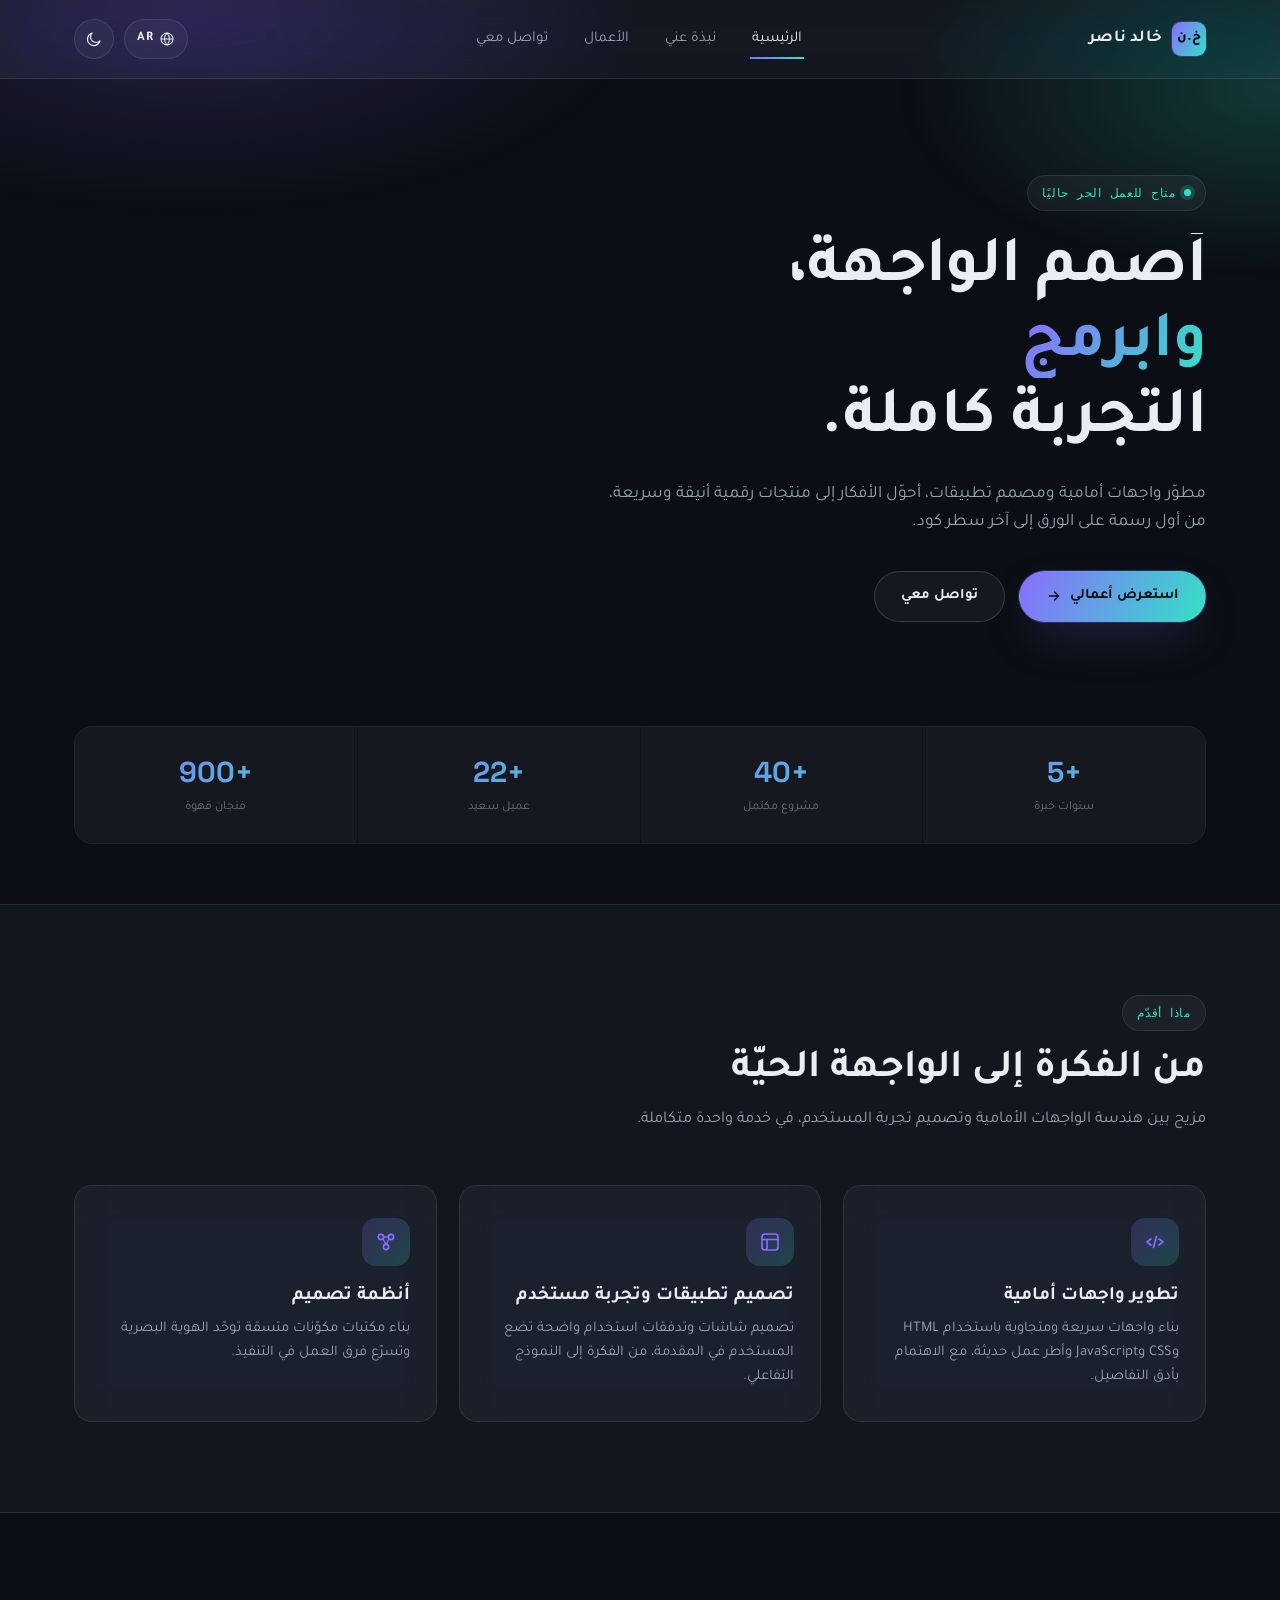
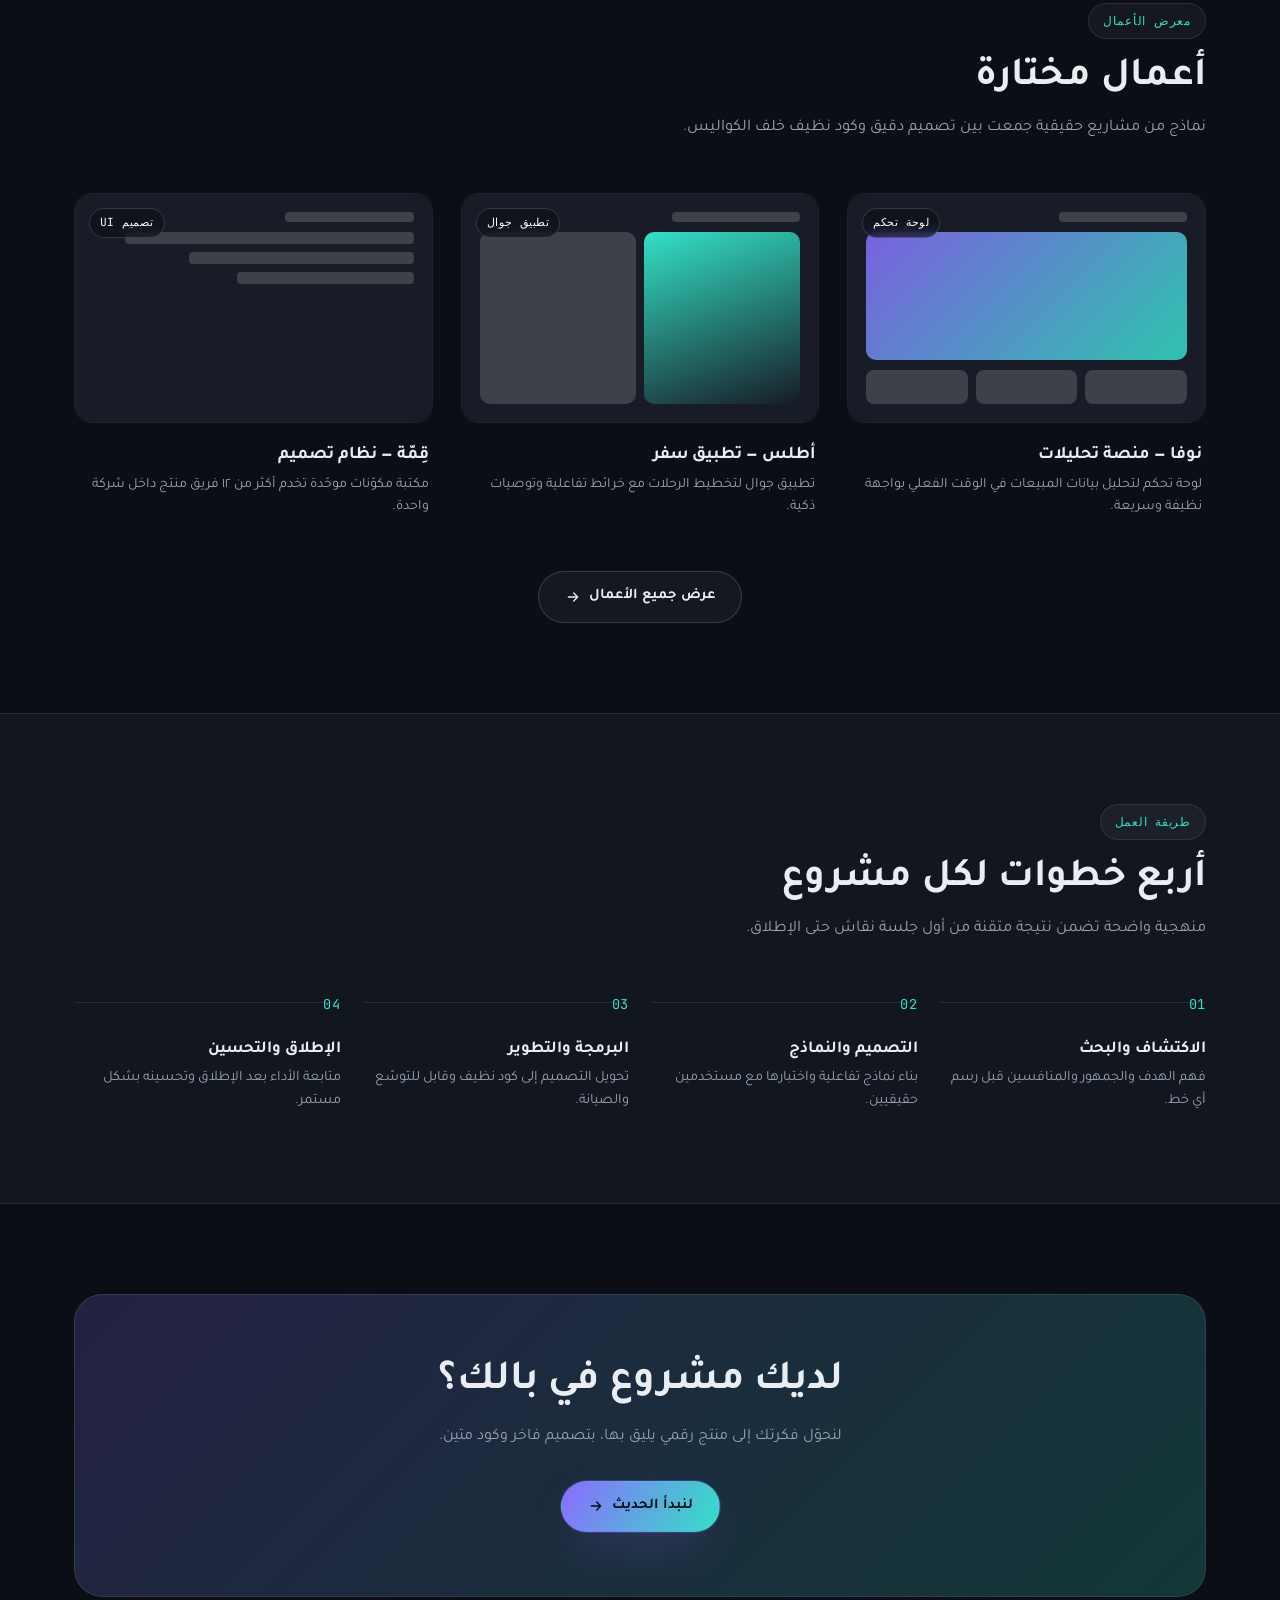
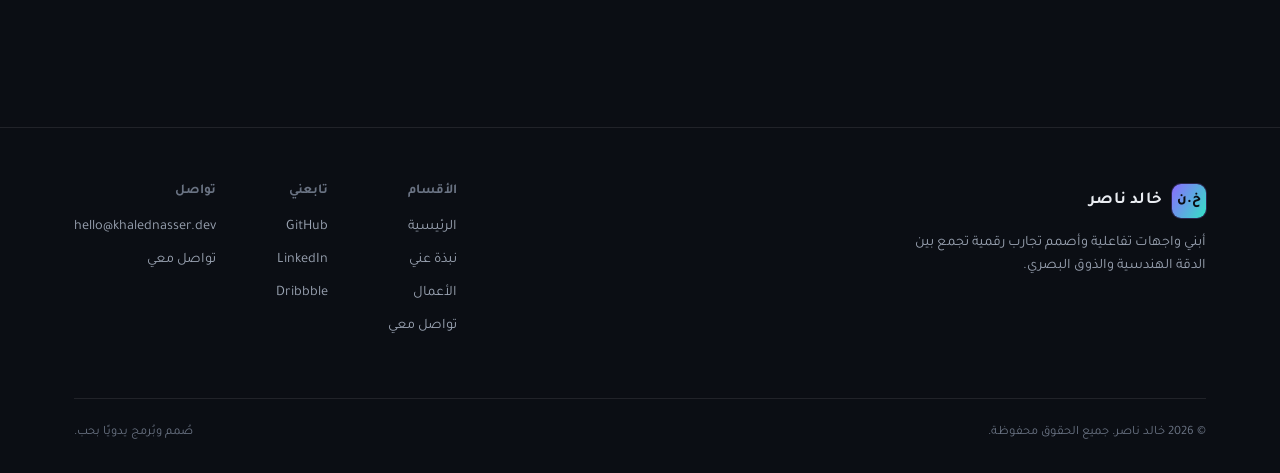
<file: index.html>
<!DOCTYPE html>
<html lang="ar" dir="rtl">
<head>
<meta charset="UTF-8">
<script>
  (function () {
    var theme = localStorage.getItem('portfolio-theme') || 'dark';
    document.documentElement.setAttribute('data-theme', theme);
    var lang = localStorage.getItem('portfolio-lang') || 'ar';
    var dir = lang === 'ar' ? 'rtl' : 'ltr';
    document.documentElement.setAttribute('lang', lang);
    document.documentElement.setAttribute('dir', dir);
  })();
</script>
<meta name="viewport" content="width=device-width, initial-scale=1.0">
<meta name="theme-color" content="#0B0E14">
<title>خالد ناصر — مطوّر واجهات ومصمم تطبيقات</title>
<meta name="description" content="محفظة أعمال خالد ناصر، مطوّر واجهات أمامية ومصمم تطبيقات. تصميم وتطوير منتجات رقمية أنيقة وسريعة.">
<link rel="stylesheet" href="style.css">
</head>
<body data-page="home">

<header class="site-header">
  <div class="container header-inner">
    <a href="index.html" class="brand">
      <span class="brand-mark" data-i18n-initials>خ.ن</span>
      <span data-i18n-name>خالد ناصر</span>
    </a>

    <nav class="main-nav">
      <a href="index.html" data-i18n="nav.home">الرئيسية</a>
      <a href="about.html" data-i18n="nav.about">نبذة عني</a>
      <a href="projects.html" data-i18n="nav.projects">الأعمال</a>
      <a href="contact.html" data-i18n="nav.contact">تواصل معي</a>
    </nav>

    <div class="header-actions">
      <div class="lang-switch">
        <button class="lang-trigger" type="button" aria-haspopup="listbox" aria-expanded="false">
          <svg viewBox="0 0 24 24" fill="none"><circle cx="12" cy="12" r="9" stroke="currentColor" stroke-width="1.6"/><path d="M3 12h18M12 3c2.5 2.7 3.8 6 3.8 9s-1.3 6.3-3.8 9c-2.5-2.7-3.8-6-3.8-9s1.3-6.3 3.8-9Z" stroke="currentColor" stroke-width="1.6"/></svg>
          <span class="lang-current">AR</span>
        </button>
        <ul class="lang-menu" role="listbox">
          <li data-lang="ar" role="option" aria-selected="true">العربية <svg class="check" viewBox="0 0 24 24" fill="none"><path d="M5 13l4 4L19 7" stroke="currentColor" stroke-width="2" stroke-linecap="round" stroke-linejoin="round"/></svg></li>
          <li data-lang="en" role="option" aria-selected="false">English <svg class="check" viewBox="0 0 24 24" fill="none"><path d="M5 13l4 4L19 7" stroke="currentColor" stroke-width="2" stroke-linecap="round" stroke-linejoin="round"/></svg></li>
          <li data-lang="fr" role="option" aria-selected="false">Français <svg class="check" viewBox="0 0 24 24" fill="none"><path d="M5 13l4 4L19 7" stroke="currentColor" stroke-width="2" stroke-linecap="round" stroke-linejoin="round"/></svg></li>
        </ul>
      </div>

      <button class="icon-btn theme-toggle" data-theme-toggle type="button" aria-label="Toggle theme">
        <svg class="sun-icon" viewBox="0 0 24 24" fill="none"><circle cx="12" cy="12" r="4.2" stroke="currentColor" stroke-width="1.6"/><path d="M12 2.5v2.6M12 18.9v2.6M4.2 4.2l1.8 1.8M18 18l1.8 1.8M2.5 12h2.6M18.9 12h2.6M4.2 19.8L6 18M18 6l1.8-1.8" stroke="currentColor" stroke-width="1.6" stroke-linecap="round"/></svg>
        <svg class="moon-icon" viewBox="0 0 24 24" fill="none"><path d="M20 14.5A8.5 8.5 0 1 1 9.5 4a7 7 0 0 0 10.5 10.5Z" stroke="currentColor" stroke-width="1.6" stroke-linejoin="round"/></svg>
      </button>

      <button class="icon-btn nav-burger" type="button" aria-label="Menu">
        <svg viewBox="0 0 24 24" fill="none"><path d="M4 6h16M4 12h16M4 18h16" stroke="currentColor" stroke-width="1.8" stroke-linecap="round"/></svg>
      </button>
    </div>
  </div>
</header>

<main>
  <!-- Hero -->
  <section class="hero">
    <div class="container hero-grid">
      <div>
        <span class="eyebrow"><span class="dot"></span><span data-i18n="home.eyebrow">متاح للعمل الحر حاليًا</span></span>
        <h1 class="reveal-lines">
          <span class="line"><span class="inner" data-i18n="home.h1_1">أصمم الواجهة،</span></span>
          <span class="line"><span class="inner"><span class="accent-word" data-i18n="home.h1_2">وأبرمج</span></span></span>
          <span class="line"><span class="inner" data-i18n="home.h1_3">التجربة كاملة.</span></span>
        </h1>
        <p class="hero-sub reveal" data-i18n="home.sub">مطوّر واجهات أمامية ومصمم تطبيقات، أحوّل الأفكار إلى منتجات رقمية أنيقة وسريعة.</p>
        <div class="hero-cta reveal">
          <a href="projects.html" class="btn btn-primary">
            <span data-i18n="home.ctaPrimary">استعرض أعمالي</span>
            <svg viewBox="0 0 24 24" fill="none"><path d="M5 12h14M13 6l6 6-6 6" stroke="currentColor" stroke-width="2" stroke-linecap="round" stroke-linejoin="round"/></svg>
          </a>
          <a href="contact.html" class="btn btn-ghost" data-i18n="home.ctaSecondary">تواصل معي</a>
        </div>
      </div>

      <div class="hero-stats reveal">
        <div class="stat"><b data-i18n="home.stat1n">+5</b><span data-i18n="home.stat1l">سنوات خبرة</span></div>
        <div class="stat"><b data-i18n="home.stat2n">+40</b><span data-i18n="home.stat2l">مشروع مكتمل</span></div>
        <div class="stat"><b data-i18n="home.stat3n">+22</b><span data-i18n="home.stat3l">عميل سعيد</span></div>
        <div class="stat"><b data-i18n="home.stat4n">+900</b><span data-i18n="home.stat4l">فنجان قهوة</span></div>
      </div>
    </div>
  </section>

  <!-- Services -->
  <section class="section section-alt">
    <div class="container">
      <div class="section-head reveal">
        <span class="eyebrow" data-i18n="home.servicesEyebrow">ماذا أقدّم</span>
        <h2 data-i18n="home.servicesTitle">من الفكرة إلى الواجهة الحيّة</h2>
        <p data-i18n="home.servicesDesc">مزيج بين هندسة الواجهات الأمامية وتصميم تجربة المستخدم، في خدمة واحدة متكاملة.</p>
      </div>
      <div class="services-grid" data-stagger>
        <div class="service-card glass reveal">
          <div class="service-icon"><svg viewBox="0 0 24 24" fill="none"><path d="M8 9l-4 3 4 3M16 9l4 3-4 3M13.5 6.5l-3 11" stroke="currentColor" stroke-width="1.7" stroke-linecap="round" stroke-linejoin="round"/></svg></div>
          <h3 data-i18n="home.s1t">تطوير واجهات أمامية</h3>
          <p data-i18n="home.s1d">بناء واجهات سريعة ومتجاوبة باستخدام HTML وCSS وJavaScript وأطر عمل حديثة.</p>
        </div>
        <div class="service-card glass reveal">
          <div class="service-icon"><svg viewBox="0 0 24 24" fill="none"><rect x="4" y="4" width="16" height="16" rx="3" stroke="currentColor" stroke-width="1.7"/><path d="M4 9.5h16M9 9.5V20" stroke="currentColor" stroke-width="1.7"/></svg></div>
          <h3 data-i18n="home.s2t">تصميم تطبيقات وتجربة مستخدم</h3>
          <p data-i18n="home.s2d">تصميم شاشات وتدفقات استخدام واضحة تضع المستخدم في المقدمة.</p>
        </div>
        <div class="service-card glass reveal">
          <div class="service-icon"><svg viewBox="0 0 24 24" fill="none"><circle cx="7" cy="7" r="2.6" stroke="currentColor" stroke-width="1.7"/><circle cx="17" cy="7" r="2.6" stroke="currentColor" stroke-width="1.7"/><circle cx="12" cy="17" r="2.6" stroke="currentColor" stroke-width="1.7"/><path d="M9 8.5l3 6.5M15 8.5l-3 6.5M9.4 7h5.2" stroke="currentColor" stroke-width="1.4"/></svg></div>
          <h3 data-i18n="home.s3t">أنظمة تصميم</h3>
          <p data-i18n="home.s3d">بناء مكتبات مكوّنات متسقة توحّد الهوية البصرية وتسرّع فرق العمل.</p>
        </div>
      </div>
    </div>
  </section>

  <!-- Featured work -->
  <section class="section">
    <div class="container">
      <div class="section-head reveal">
        <span class="eyebrow" data-i18n="home.featuredEyebrow">معرض الأعمال</span>
        <h2 data-i18n="home.featuredTitle">أعمال مختارة</h2>
        <p data-i18n="home.featuredDesc">نماذج من مشاريع حقيقية جمعت بين تصميم دقيق وكود نظيف خلف الكواليس.</p>
      </div>

      <div class="projects-grid" data-stagger>
        <article class="project-card reveal">
          <div class="card-layers">
            <div class="layer layer-code"><pre><code>.hero {
  display: grid;
  backdrop-filter: blur(18px);
}</code></pre></div>
            <div class="layer layer-design" style="--m1:#8B6CFF;--m2:#33E1C6">
              <span class="card-tag" data-i18n="projects.tagDash">لوحة تحكم</span>
              <div class="mock-bar"></div>
              <div class="mock-hero"></div>
              <div class="mock-tiles"><span></span><span></span><span></span></div>
            </div>
          </div>
          <div class="card-body">
            <h3 data-i18n="projects.p1t">نوفا — منصة تحليلات</h3>
            <p data-i18n="projects.p1d">لوحة تحكم لتحليل بيانات المبيعات في الوقت الفعلي بواجهة نظيفة وسريعة.</p>
          </div>
        </article>

        <article class="project-card reveal">
          <div class="card-layers">
            <div class="layer layer-code"><pre><code>const map = new Atlas({
  gestures: true,
  theme: "midnight"
});</code></pre></div>
            <div class="layer layer-design" style="--m1:#33E1C6;--m2:#8B6CFF">
              <span class="card-tag" data-i18n="projects.tagMobile">تطبيق جوال</span>
              <div class="mock-bar"></div>
              <div class="mock-split"><div class="a"></div><div class="b"></div></div>
            </div>
          </div>
          <div class="card-body">
            <h3 data-i18n="projects.p2t">أطلس — تطبيق سفر</h3>
            <p data-i18n="projects.p2d">تطبيق جوال لتخطيط الرحلات مع خرائط تفاعلية وتوصيات ذكية.</p>
          </div>
        </article>

        <article class="project-card reveal">
          <div class="card-layers">
            <div class="layer layer-code"><pre><code>export function Card({ item }) {
  return &lt;Tile data={item} /&gt;;
}</code></pre></div>
            <div class="layer layer-design" style="--m1:#FFB86C;--m2:#8B6CFF">
              <span class="card-tag" data-i18n="projects.tagUi">تصميم UI</span>
              <div class="mock-bar"></div>
              <div class="mock-list"><span></span><span></span><span></span></div>
            </div>
          </div>
          <div class="card-body">
            <h3 data-i18n="projects.p4t">قِمّة — نظام تصميم</h3>
            <p data-i18n="projects.p4d">مكتبة مكوّنات موحّدة تخدم أكثر من ١٢ فريق منتج داخل شركة واحدة.</p>
          </div>
        </article>
      </div>

      <div style="text-align:center; margin-top:48px;">
        <a href="projects.html" class="btn btn-ghost">
          <span data-i18n="home.seeAll">عرض جميع الأعمال</span>
          <svg viewBox="0 0 24 24" fill="none"><path d="M5 12h14M13 6l6 6-6 6" stroke="currentColor" stroke-width="2" stroke-linecap="round" stroke-linejoin="round"/></svg>
        </a>
      </div>
    </div>
  </section>

  <!-- Process -->
  <section class="section section-alt">
    <div class="container">
      <div class="section-head reveal">
        <span class="eyebrow" data-i18n="home.processEyebrow">طريقة العمل</span>
        <h2 data-i18n="home.processTitle">أربع خطوات لكل مشروع</h2>
        <p data-i18n="home.processDesc">منهجية واضحة تضمن نتيجة متقنة من أول جلسة نقاش حتى الإطلاق.</p>
      </div>
      <div class="process" data-stagger>
        <div class="process-step reveal">
          <h4 data-i18n="home.p1t">الاكتشاف والبحث</h4>
          <p data-i18n="home.p1d">فهم الهدف والجمهور والمنافسين قبل رسم أي خط.</p>
        </div>
        <div class="process-step reveal">
          <h4 data-i18n="home.p2t">التصميم والنماذج</h4>
          <p data-i18n="home.p2d">بناء نماذج تفاعلية واختبارها مع مستخدمين حقيقيين.</p>
        </div>
        <div class="process-step reveal">
          <h4 data-i18n="home.p3t">البرمجة والتطوير</h4>
          <p data-i18n="home.p3d">تحويل التصميم إلى كود نظيف وقابل للتوسّع والصيانة.</p>
        </div>
        <div class="process-step reveal">
          <h4 data-i18n="home.p4t">الإطلاق والتحسين</h4>
          <p data-i18n="home.p4d">متابعة الأداء بعد الإطلاق وتحسينه بشكل مستمر.</p>
        </div>
      </div>
    </div>
  </section>

  <!-- CTA -->
  <section class="section">
    <div class="container">
      <div class="cta-banner reveal">
        <h2 data-i18n="home.ctaTitle">لديك مشروع في بالك؟</h2>
        <p data-i18n="home.ctaDesc">لنحوّل فكرتك إلى منتج رقمي يليق بها، بتصميم فاخر وكود متين.</p>
        <a href="contact.html" class="btn btn-primary">
          <span data-i18n="home.ctaButton">لنبدأ الحديث</span>
          <svg viewBox="0 0 24 24" fill="none"><path d="M5 12h14M13 6l6 6-6 6" stroke="currentColor" stroke-width="2" stroke-linecap="round" stroke-linejoin="round"/></svg>
        </a>
      </div>
    </div>
  </section>
</main>

<footer class="site-footer">
  <div class="container">
    <div class="footer-top">
      <div class="footer-brand">
        <a href="index.html" class="brand">
          <span class="brand-mark" data-i18n-initials>خ.ن</span>
          <span data-i18n-name>خالد ناصر</span>
        </a>
        <p data-i18n="footer.tagline">أبني واجهات تفاعلية وأصمم تجارب رقمية تجمع بين الدقة الهندسية والذوق البصري.</p>
      </div>
      <div class="footer-links">
        <div class="footer-col">
          <h4 data-i18n="footer.colNav">الأقسام</h4>
          <a href="index.html" data-i18n="nav.home">الرئيسية</a>
          <a href="about.html" data-i18n="nav.about">نبذة عني</a>
          <a href="projects.html" data-i18n="nav.projects">الأعمال</a>
          <a href="contact.html" data-i18n="nav.contact">تواصل معي</a>
        </div>
        <div class="footer-col">
          <h4 data-i18n="footer.colSocial">تابعني</h4>
          <a href="https://github.com/" target="_blank" rel="noopener">GitHub</a>
          <a href="https://linkedin.com/" target="_blank" rel="noopener">LinkedIn</a>
          <a href="https://dribbble.com/" target="_blank" rel="noopener">Dribbble</a>
        </div>
        <div class="footer-col">
          <h4 data-i18n="footer.colContact">تواصل</h4>
          <a href="mailto:hello@khalednasser.dev">hello@khalednasser.dev</a>
          <a href="contact.html" data-i18n="nav.contact">تواصل معي</a>
        </div>
      </div>
    </div>
    <div class="footer-bottom">
      <span>© 2026 <span data-i18n-name>خالد ناصر</span>. <span data-i18n="footer.rights">جميع الحقوق محفوظة.</span></span>
      <span data-i18n="footer.built">صُمم وبُرمج يدويًا بحب.</span>
    </div>
  </div>
</footer>

<script src="i18n.js"></script>
<script src="app.js"></script>
</body>
</html>
</file>
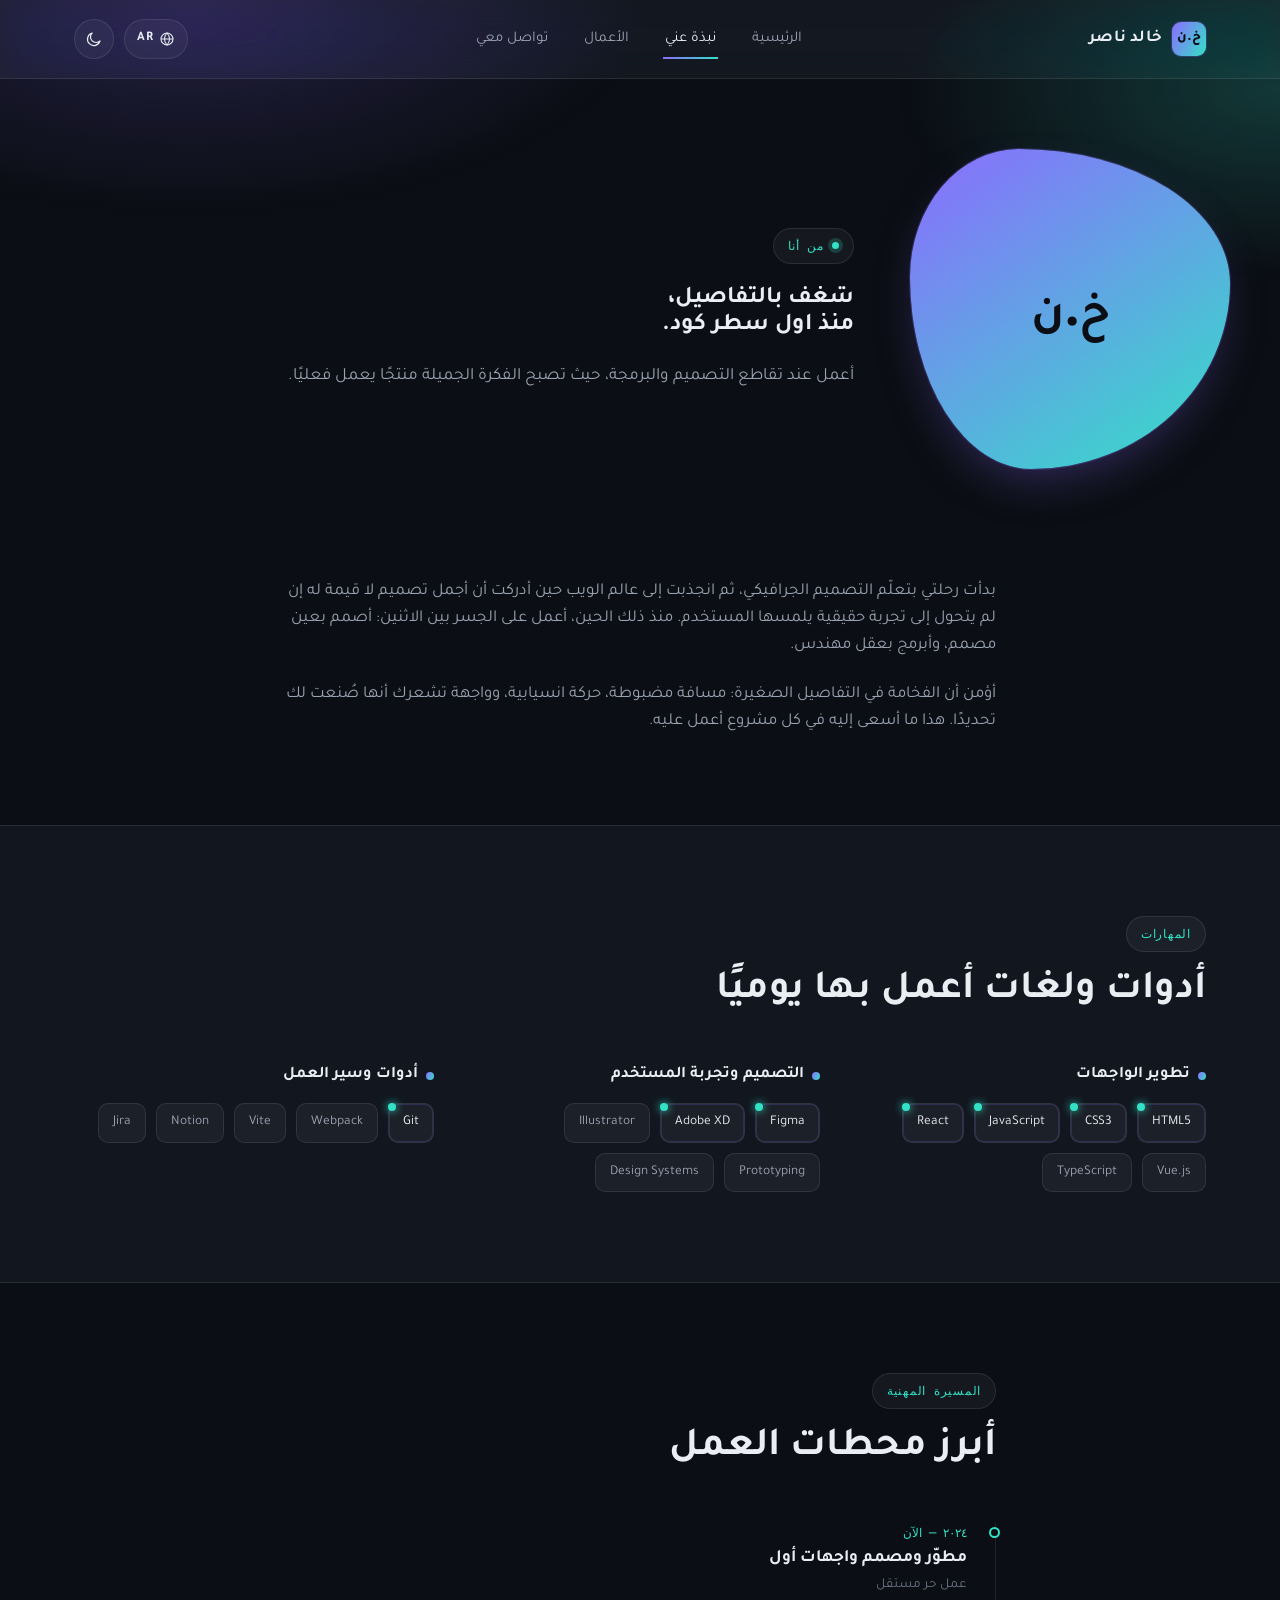
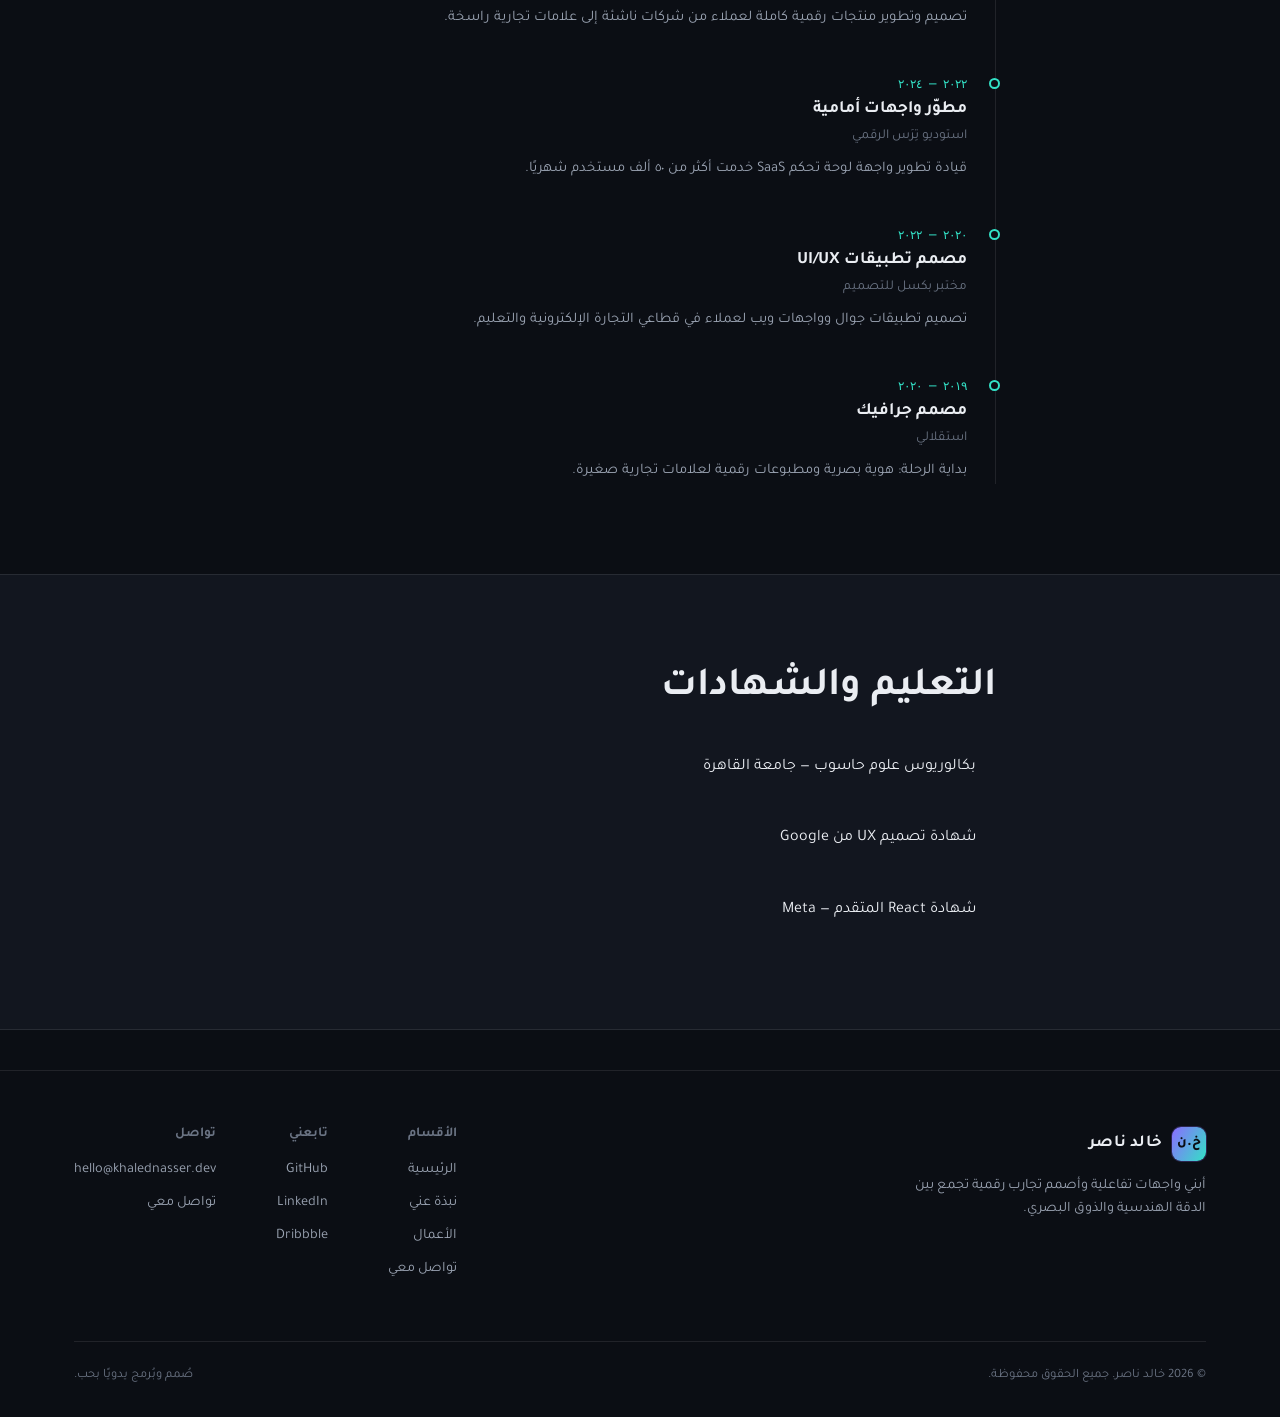
<file: about.html>
<!DOCTYPE html>
<html lang="ar" dir="rtl">
<head>
<meta charset="UTF-8">
<script>
  (function () {
    var theme = localStorage.getItem('portfolio-theme') || 'dark';
    document.documentElement.setAttribute('data-theme', theme);
    var lang = localStorage.getItem('portfolio-lang') || 'ar';
    var dir = lang === 'ar' ? 'rtl' : 'ltr';
    document.documentElement.setAttribute('lang', lang);
    document.documentElement.setAttribute('dir', dir);
  })();
</script>
<meta name="viewport" content="width=device-width, initial-scale=1.0">
<meta name="theme-color" content="#0B0E14">
<title>نبذة عني — خالد ناصر</title>
<meta name="description" content="نبذة عن خالد ناصر، مطوّر واجهات أمامية ومصمم تطبيقات: المسيرة المهنية والمهارات والتعليم.">
<link rel="stylesheet" href="style.css">
</head>
<body data-page="about">

<header class="site-header">
  <div class="container header-inner">
    <a href="index.html" class="brand">
      <span class="brand-mark" data-i18n-initials>خ.ن</span>
      <span data-i18n-name>خالد ناصر</span>
    </a>

    <nav class="main-nav">
      <a href="index.html" data-i18n="nav.home">الرئيسية</a>
      <a href="about.html" data-i18n="nav.about">نبذة عني</a>
      <a href="projects.html" data-i18n="nav.projects">الأعمال</a>
      <a href="contact.html" data-i18n="nav.contact">تواصل معي</a>
    </nav>

    <div class="header-actions">
      <div class="lang-switch">
        <button class="lang-trigger" type="button" aria-haspopup="listbox" aria-expanded="false">
          <svg viewBox="0 0 24 24" fill="none"><circle cx="12" cy="12" r="9" stroke="currentColor" stroke-width="1.6"/><path d="M3 12h18M12 3c2.5 2.7 3.8 6 3.8 9s-1.3 6.3-3.8 9c-2.5-2.7-3.8-6-3.8-9s1.3-6.3 3.8-9Z" stroke="currentColor" stroke-width="1.6"/></svg>
          <span class="lang-current">AR</span>
        </button>
        <ul class="lang-menu" role="listbox">
          <li data-lang="ar" role="option" aria-selected="true">العربية <svg class="check" viewBox="0 0 24 24" fill="none"><path d="M5 13l4 4L19 7" stroke="currentColor" stroke-width="2" stroke-linecap="round" stroke-linejoin="round"/></svg></li>
          <li data-lang="en" role="option" aria-selected="false">English <svg class="check" viewBox="0 0 24 24" fill="none"><path d="M5 13l4 4L19 7" stroke="currentColor" stroke-width="2" stroke-linecap="round" stroke-linejoin="round"/></svg></li>
          <li data-lang="fr" role="option" aria-selected="false">Français <svg class="check" viewBox="0 0 24 24" fill="none"><path d="M5 13l4 4L19 7" stroke="currentColor" stroke-width="2" stroke-linecap="round" stroke-linejoin="round"/></svg></li>
        </ul>
      </div>

      <button class="icon-btn theme-toggle" data-theme-toggle type="button" aria-label="Toggle theme">
        <svg class="sun-icon" viewBox="0 0 24 24" fill="none"><circle cx="12" cy="12" r="4.2" stroke="currentColor" stroke-width="1.6"/><path d="M12 2.5v2.6M12 18.9v2.6M4.2 4.2l1.8 1.8M18 18l1.8 1.8M2.5 12h2.6M18.9 12h2.6M4.2 19.8L6 18M18 6l1.8-1.8" stroke="currentColor" stroke-width="1.6" stroke-linecap="round"/></svg>
        <svg class="moon-icon" viewBox="0 0 24 24" fill="none"><path d="M20 14.5A8.5 8.5 0 1 1 9.5 4a7 7 0 0 0 10.5 10.5Z" stroke="currentColor" stroke-width="1.6" stroke-linejoin="round"/></svg>
      </button>

      <button class="icon-btn nav-burger" type="button" aria-label="Menu">
        <svg viewBox="0 0 24 24" fill="none"><path d="M4 6h16M4 12h16M4 18h16" stroke="currentColor" stroke-width="1.8" stroke-linecap="round"/></svg>
      </button>
    </div>
  </div>
</header>

<main>
  <section class="about-hero container">
    <div class="avatar-shape reveal"><span data-i18n-initials>خ.ن</span></div>
    <div>
      <span class="eyebrow"><span class="dot"></span><span data-i18n="about.eyebrow">من أنا</span></span>
      <h1 class="reveal-lines">
        <span class="line"><span class="inner" data-i18n="about.h1_1">شغف بالتفاصيل،</span></span>
        <span class="line"><span class="inner" data-i18n="about.h1_2">منذ أول سطر كود.</span></span>
      </h1>
      <p class="hero-sub reveal" data-i18n="about.sub">أعمل عند تقاطع التصميم والبرمجة، حيث تصبح الفكرة الجميلة منتجًا يعمل فعليًا.</p>
    </div>
  </section>

  <section class="section">
    <div class="container" style="max-width:760px;">
      <p class="reveal" style="font-size:1.05rem; margin-bottom:22px;" data-i18n="about.bioP1">بدأت رحلتي بتعلّم التصميم الجرافيكي...</p>
      <p class="reveal" style="font-size:1.05rem;" data-i18n="about.bioP2">أؤمن أن الفخامة في التفاصيل الصغيرة...</p>
    </div>
  </section>

  <section class="section section-alt">
    <div class="container">
      <div class="section-head reveal">
        <span class="eyebrow" data-i18n="about.skillsEyebrow">المهارات</span>
        <h2 data-i18n="about.skillsTitle">أدوات ولغات أعمل بها يوميًا</h2>
      </div>
      <div class="skills-groups" data-stagger>
        <div class="skill-group reveal">
          <h3 data-i18n="about.g1">تطوير الواجهات</h3>
          <div class="skill-chips">
            <span class="skill-chip" data-level="high">HTML5</span>
            <span class="skill-chip" data-level="high">CSS3</span>
            <span class="skill-chip" data-level="high">JavaScript</span>
            <span class="skill-chip" data-level="high">React</span>
            <span class="skill-chip">Vue.js</span>
            <span class="skill-chip">TypeScript</span>
          </div>
        </div>
        <div class="skill-group reveal">
          <h3 data-i18n="about.g2">التصميم وتجربة المستخدم</h3>
          <div class="skill-chips">
            <span class="skill-chip" data-level="high">Figma</span>
            <span class="skill-chip" data-level="high">Adobe XD</span>
            <span class="skill-chip">Illustrator</span>
            <span class="skill-chip">Prototyping</span>
            <span class="skill-chip">Design Systems</span>
          </div>
        </div>
        <div class="skill-group reveal">
          <h3 data-i18n="about.g3">أدوات وسير العمل</h3>
          <div class="skill-chips">
            <span class="skill-chip" data-level="high">Git</span>
            <span class="skill-chip">Webpack</span>
            <span class="skill-chip">Vite</span>
            <span class="skill-chip">Notion</span>
            <span class="skill-chip">Jira</span>
          </div>
        </div>
      </div>
    </div>
  </section>

  <section class="section">
    <div class="container" style="max-width:760px;">
      <div class="section-head reveal">
        <span class="eyebrow" data-i18n="about.experienceEyebrow">المسيرة المهنية</span>
        <h2 data-i18n="about.experienceTitle">أبرز محطات العمل</h2>
      </div>
      <div class="timeline" data-stagger>
        <div class="timeline-item reveal">
          <span class="timeline-year" data-i18n="about.e1y">٢٠٢٤ — الآن</span>
          <h4 data-i18n="about.e1t">مطوّر ومصمم واجهات أول</h4>
          <span class="role-org" data-i18n="about.e1o">عمل حر مستقل</span>
          <p data-i18n="about.e1d">تصميم وتطوير منتجات رقمية كاملة لعملاء من شركات ناشئة إلى علامات تجارية راسخة.</p>
        </div>
        <div class="timeline-item reveal">
          <span class="timeline-year" data-i18n="about.e2y">٢٠٢٢ — ٢٠٢٤</span>
          <h4 data-i18n="about.e2t">مطوّر واجهات أمامية</h4>
          <span class="role-org" data-i18n="about.e2o">استوديو تِرَس الرقمي</span>
          <p data-i18n="about.e2d">قيادة تطوير واجهة لوحة تحكم SaaS خدمت أكثر من ٥٠ ألف مستخدم شهريًا.</p>
        </div>
        <div class="timeline-item reveal">
          <span class="timeline-year" data-i18n="about.e3y">٢٠٢٠ — ٢٠٢٢</span>
          <h4 data-i18n="about.e3t">مصمم تطبيقات UI/UX</h4>
          <span class="role-org" data-i18n="about.e3o">مختبر بكسل للتصميم</span>
          <p data-i18n="about.e3d">تصميم تطبيقات جوال وواجهات ويب لعملاء في قطاعي التجارة الإلكترونية والتعليم.</p>
        </div>
        <div class="timeline-item reveal">
          <span class="timeline-year" data-i18n="about.e4y">٢٠١٩ — ٢٠٢٠</span>
          <h4 data-i18n="about.e4t">مصمم جرافيك</h4>
          <span class="role-org" data-i18n="about.e4o">استقلالي</span>
          <p data-i18n="about.e4d">بداية الرحلة: هوية بصرية ومطبوعات رقمية لعلامات تجارية صغيرة.</p>
        </div>
      </div>
    </div>
  </section>

  <section class="section section-alt">
    <div class="container" style="max-width:760px;">
      <div class="section-head reveal" style="margin-bottom:28px;">
        <h2 data-i18n="about.eduTitle">التعليم والشهادات</h2>
      </div>
      <ul style="display:flex; flex-direction:column; gap:14px;" data-stagger>
        <li class="reveal" style="padding:16px 20px;border-radius:12px;" data-i18n="about.ed1">بكالوريوس علوم حاسوب — جامعة القاهرة</li>
        <li class="reveal" style="padding:16px 20px;border-radius:12px;" data-i18n="about.ed2">شهادة تصميم UX من Google</li>
        <li class="reveal" style="padding:16px 20px;border-radius:12px;" data-i18n="about.ed3">شهادة React المتقدم — Meta</li>
      </ul>
    </div>
  </section>
</main>

<footer class="site-footer">
  <div class="container">
    <div class="footer-top">
      <div class="footer-brand">
        <a href="index.html" class="brand">
          <span class="brand-mark" data-i18n-initials>خ.ن</span>
          <span data-i18n-name>خالد ناصر</span>
        </a>
        <p data-i18n="footer.tagline">أبني واجهات تفاعلية وأصمم تجارب رقمية تجمع بين الدقة الهندسية والذوق البصري.</p>
      </div>
      <div class="footer-links">
        <div class="footer-col">
          <h4 data-i18n="footer.colNav">الأقسام</h4>
          <a href="index.html" data-i18n="nav.home">الرئيسية</a>
          <a href="about.html" data-i18n="nav.about">نبذة عني</a>
          <a href="projects.html" data-i18n="nav.projects">الأعمال</a>
          <a href="contact.html" data-i18n="nav.contact">تواصل معي</a>
        </div>
        <div class="footer-col">
          <h4 data-i18n="footer.colSocial">تابعني</h4>
          <a href="https://github.com/" target="_blank" rel="noopener">GitHub</a>
          <a href="https://linkedin.com/" target="_blank" rel="noopener">LinkedIn</a>
          <a href="https://dribbble.com/" target="_blank" rel="noopener">Dribbble</a>
        </div>
        <div class="footer-col">
          <h4 data-i18n="footer.colContact">تواصل</h4>
          <a href="mailto:hello@khalednasser.dev">hello@khalednasser.dev</a>
          <a href="contact.html" data-i18n="nav.contact">تواصل معي</a>
        </div>
      </div>
    </div>
    <div class="footer-bottom">
      <span>© 2026 <span data-i18n-name>خالد ناصر</span>. <span data-i18n="footer.rights">جميع الحقوق محفوظة.</span></span>
      <span data-i18n="footer.built">صُمم وبُرمج يدويًا بحب.</span>
    </div>
  </div>
</footer>

<script src="i18n.js"></script>
<script src="app.js"></script>
</body>
</html>
</file>
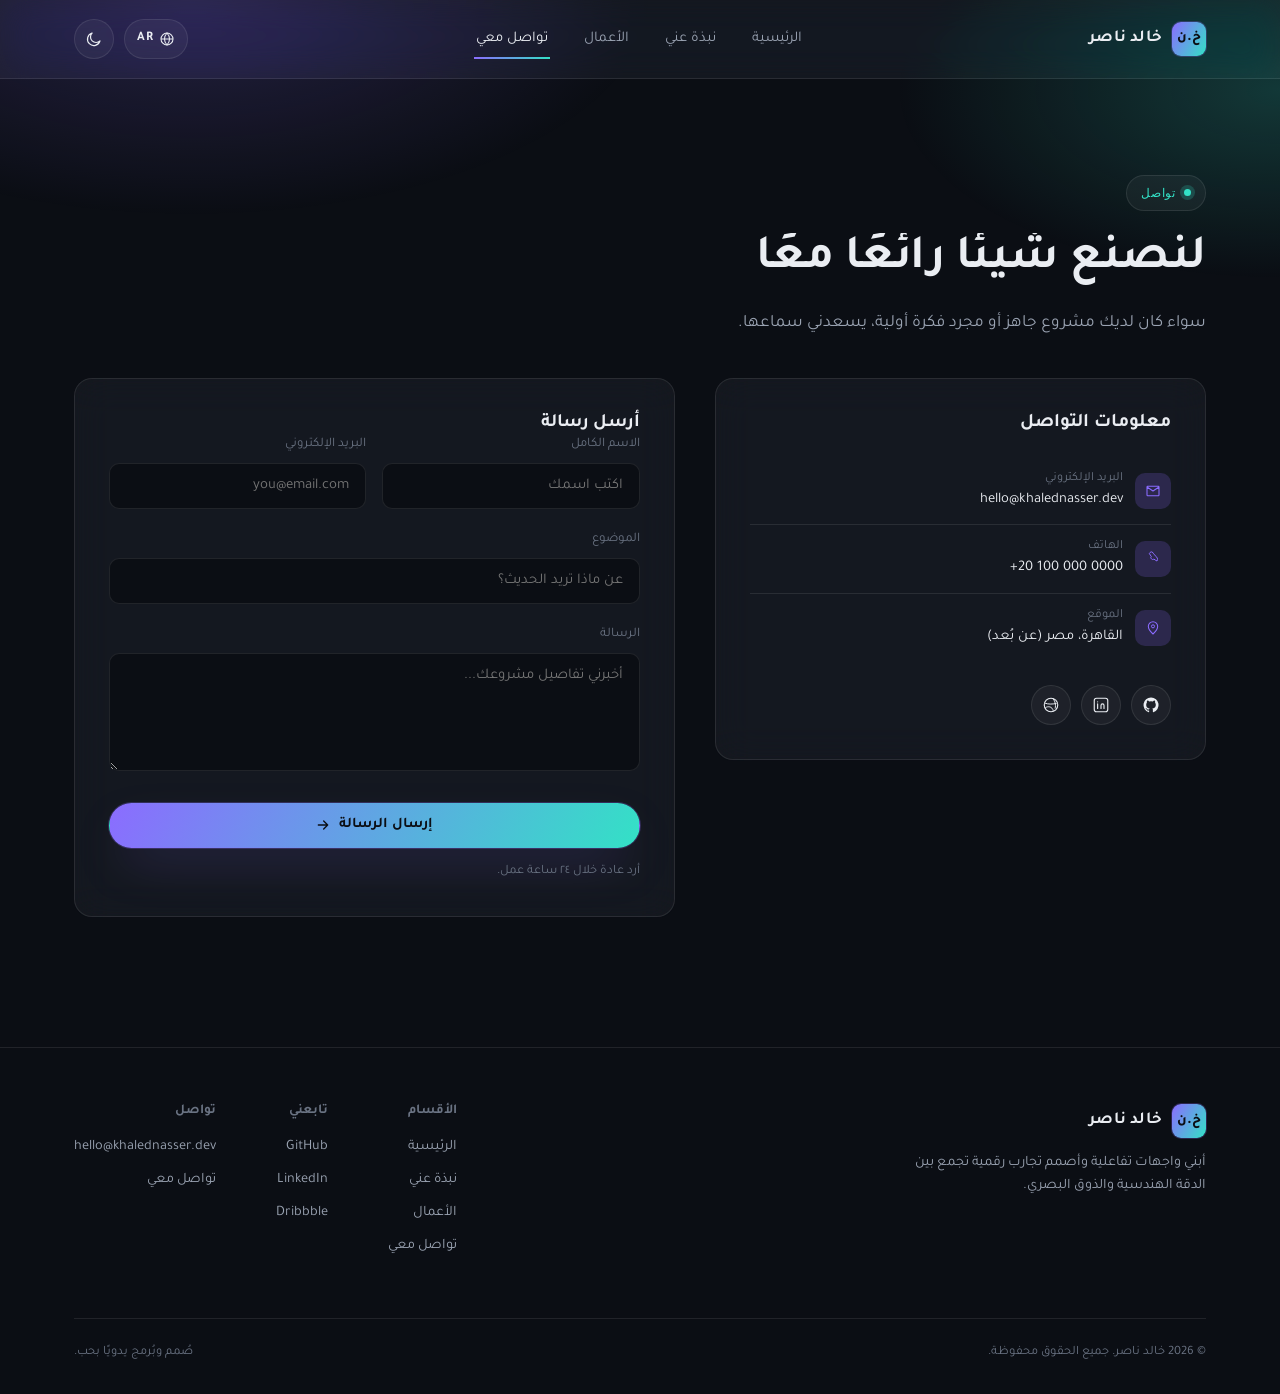
<file: contact.html>
<!DOCTYPE html>
<html lang="ar" dir="rtl">
<head>
<meta charset="UTF-8">
<script>
  (function () {
    var theme = localStorage.getItem('portfolio-theme') || 'dark';
    document.documentElement.setAttribute('data-theme', theme);
    var lang = localStorage.getItem('portfolio-lang') || 'ar';
    var dir = lang === 'ar' ? 'rtl' : 'ltr';
    document.documentElement.setAttribute('lang', lang);
    document.documentElement.setAttribute('dir', dir);
  })();
</script>
<meta name="viewport" content="width=device-width, initial-scale=1.0">
<meta name="theme-color" content="#0B0E14">
<title>تواصل معي — خالد ناصر</title>
<meta name="description" content="تواصل مع خالد ناصر لبدء مشروعك القادم: مطوّر واجهات أمامية ومصمم تطبيقات.">
<link rel="stylesheet" href="style.css">
</head>
<body data-page="contact">

<header class="site-header">
  <div class="container header-inner">
    <a href="index.html" class="brand">
      <span class="brand-mark" data-i18n-initials>خ.ن</span>
      <span data-i18n-name>خالد ناصر</span>
    </a>

    <nav class="main-nav">
      <a href="index.html" data-i18n="nav.home">الرئيسية</a>
      <a href="about.html" data-i18n="nav.about">نبذة عني</a>
      <a href="projects.html" data-i18n="nav.projects">الأعمال</a>
      <a href="contact.html" data-i18n="nav.contact">تواصل معي</a>
    </nav>

    <div class="header-actions">
      <div class="lang-switch">
        <button class="lang-trigger" type="button" aria-haspopup="listbox" aria-expanded="false">
          <svg viewBox="0 0 24 24" fill="none"><circle cx="12" cy="12" r="9" stroke="currentColor" stroke-width="1.6"/><path d="M3 12h18M12 3c2.5 2.7 3.8 6 3.8 9s-1.3 6.3-3.8 9c-2.5-2.7-3.8-6-3.8-9s1.3-6.3 3.8-9Z" stroke="currentColor" stroke-width="1.6"/></svg>
          <span class="lang-current">AR</span>
        </button>
        <ul class="lang-menu" role="listbox">
          <li data-lang="ar" role="option" aria-selected="true">العربية <svg class="check" viewBox="0 0 24 24" fill="none"><path d="M5 13l4 4L19 7" stroke="currentColor" stroke-width="2" stroke-linecap="round" stroke-linejoin="round"/></svg></li>
          <li data-lang="en" role="option" aria-selected="false">English <svg class="check" viewBox="0 0 24 24" fill="none"><path d="M5 13l4 4L19 7" stroke="currentColor" stroke-width="2" stroke-linecap="round" stroke-linejoin="round"/></svg></li>
          <li data-lang="fr" role="option" aria-selected="false">Français <svg class="check" viewBox="0 0 24 24" fill="none"><path d="M5 13l4 4L19 7" stroke="currentColor" stroke-width="2" stroke-linecap="round" stroke-linejoin="round"/></svg></li>
        </ul>
      </div>

      <button class="icon-btn theme-toggle" data-theme-toggle type="button" aria-label="Toggle theme">
        <svg class="sun-icon" viewBox="0 0 24 24" fill="none"><circle cx="12" cy="12" r="4.2" stroke="currentColor" stroke-width="1.6"/><path d="M12 2.5v2.6M12 18.9v2.6M4.2 4.2l1.8 1.8M18 18l1.8 1.8M2.5 12h2.6M18.9 12h2.6M4.2 19.8L6 18M18 6l1.8-1.8" stroke="currentColor" stroke-width="1.6" stroke-linecap="round"/></svg>
        <svg class="moon-icon" viewBox="0 0 24 24" fill="none"><path d="M20 14.5A8.5 8.5 0 1 1 9.5 4a7 7 0 0 0 10.5 10.5Z" stroke="currentColor" stroke-width="1.6" stroke-linejoin="round"/></svg>
      </button>

      <button class="icon-btn nav-burger" type="button" aria-label="Menu">
        <svg viewBox="0 0 24 24" fill="none"><path d="M4 6h16M4 12h16M4 18h16" stroke="currentColor" stroke-width="1.8" stroke-linecap="round"/></svg>
      </button>
    </div>
  </div>
</header>

<main>
  <section class="hero" style="padding-bottom:20px;">
    <div class="container">
      <span class="eyebrow"><span class="dot"></span><span data-i18n="contact.eyebrow">تواصل</span></span>
      <h1 class="reveal-lines" style="font-size:clamp(1.9rem,4.4vw,3rem);">
        <span class="line"><span class="inner" data-i18n="contact.title">لنصنع شيئًا رائعًا معًا</span></span>
      </h1>
      <p class="hero-sub reveal" data-i18n="contact.desc">سواء كان لديك مشروع جاهز أو مجرد فكرة أولية، يسعدني سماعها.</p>
    </div>
  </section>

  <section class="section" style="padding-top:20px;">
    <div class="container contact-grid">

      <div class="contact-info-card glass reveal">
        <h3 data-i18n="contact.infoTitle">معلومات التواصل</h3>

        <div class="contact-line">
          <span class="ic"><svg viewBox="0 0 24 24" fill="none"><path d="M3 6l9 6 9-6M4 5h16a1 1 0 0 1 1 1v12a1 1 0 0 1-1 1H4a1 1 0 0 1-1-1V6a1 1 0 0 1 1-1Z" stroke="currentColor" stroke-width="1.6" stroke-linejoin="round"/></svg></span>
          <div>
            <div style="font-size:.78rem;color:var(--text-faint);" data-i18n="contact.emailL">البريد الإلكتروني</div>
            <a href="mailto:hello@khalednasser.dev">hello@khalednasser.dev</a>
          </div>
        </div>

        <div class="contact-line">
          <span class="ic"><svg viewBox="0 0 24 24" fill="none"><path d="M6.5 3.5c1 2 1.7 3.4 2.9 4.6-1 1.7-1 2.4.3 3.7 1.3 1.3 2 1.3 3.7.3 1.2 1.2 2.6 1.9 4.6 2.9.7-1.5 1-3.3.5-4.4C16.8 8.2 11.8 3.2 10.9 1.5 9.8 1 8 1.3 6.5 3.5Z" stroke="currentColor" stroke-width="1.5" stroke-linejoin="round"/></svg></span>
          <div>
            <div style="font-size:.78rem;color:var(--text-faint);" data-i18n="contact.phoneL">الهاتف</div>
            <a href="tel:+20100000000" dir="ltr" style="display:inline-block;">+20 100 000 0000</a>
          </div>
        </div>

        <div class="contact-line">
          <span class="ic"><svg viewBox="0 0 24 24" fill="none"><path d="M12 21s-7-6.1-7-11.5A7 7 0 0 1 19 9.5C19 14.9 12 21 12 21Z" stroke="currentColor" stroke-width="1.6" stroke-linejoin="round"/><circle cx="12" cy="9.5" r="2.3" stroke="currentColor" stroke-width="1.5"/></svg></span>
          <div>
            <div style="font-size:.78rem;color:var(--text-faint);" data-i18n="contact.locL">الموقع</div>
            <span data-i18n="contact.locV">القاهرة، مصر (عن بُعد)</span>
          </div>
        </div>

        <div class="social-row">
          <a class="icon-btn" href="https://github.com/" target="_blank" rel="noopener" aria-label="GitHub">
            <svg viewBox="0 0 24 24" fill="none"><path d="M12 2a10 10 0 0 0-3.16 19.5c.5.1.68-.22.68-.48v-1.7c-2.78.6-3.37-1.34-3.37-1.34-.46-1.15-1.11-1.46-1.11-1.46-.9-.62.07-.6.07-.6 1 .07 1.53 1.03 1.53 1.03.89 1.52 2.34 1.08 2.91.83.09-.65.35-1.08.63-1.33-2.22-.25-4.56-1.11-4.56-4.94 0-1.09.39-1.98 1.03-2.68-.1-.25-.45-1.27.1-2.65 0 0 .84-.27 2.75 1.02a9.5 9.5 0 0 1 5 0c1.91-1.3 2.75-1.02 2.75-1.02.55 1.38.2 2.4.1 2.65.64.7 1.03 1.59 1.03 2.68 0 3.84-2.34 4.68-4.57 4.93.36.31.68.92.68 1.85v2.75c0 .27.18.58.69.48A10 10 0 0 0 12 2Z" fill="currentColor"/></svg>
          </a>
          <a class="icon-btn" href="https://linkedin.com/" target="_blank" rel="noopener" aria-label="LinkedIn">
            <svg viewBox="0 0 24 24" fill="none"><rect x="3" y="3" width="18" height="18" rx="3" stroke="currentColor" stroke-width="1.5"/><path d="M7.5 10.5v6M7.5 7.8v.01M12 16.5v-3.7c0-1.4.8-2.3 2-2.3s2 .9 2 2.3v3.7" stroke="currentColor" stroke-width="1.5" stroke-linecap="round"/></svg>
          </a>
          <a class="icon-btn" href="https://dribbble.com/" target="_blank" rel="noopener" aria-label="Dribbble">
            <svg viewBox="0 0 24 24" fill="none"><circle cx="12" cy="12" r="9" stroke="currentColor" stroke-width="1.5"/><path d="M4 9.5c4.5 1.6 9 1.6 15.4.4M4.6 15.5c3.5-2 8.7-2 10.5 4.3M14.7 3.3c2 2.7 3.3 6.3 3.3 9.5 0 1.4-.2 2.7-.6 3.9" stroke="currentColor" stroke-width="1.3"/></svg>
          </a>
        </div>
      </div>

      <div class="form-card glass reveal">
        <h3 data-i18n="contact.formTitle">أرسل رسالة</h3>

        <div class="form-success" data-form-success>
          <svg viewBox="0 0 24 24" fill="none"><path d="M5 13l4 4L19 7" stroke="currentColor" stroke-width="2.2" stroke-linecap="round" stroke-linejoin="round"/></svg>
          <span data-i18n="contact.success">تم إرسال رسالتك بنجاح! سأتواصل معك قريبًا.</span>
        </div>

        <form data-contact-form novalidate>
          <div class="field-row">
            <div class="field">
              <label for="name" data-i18n="contact.nameL">الاسم الكامل</label>
              <input type="text" id="name" name="name" required data-i18n-ph="contact.namePh" placeholder="اكتب اسمك">
            </div>
            <div class="field">
              <label for="email" data-i18n="contact.emailFL">البريد الإلكتروني</label>
              <input type="email" id="email" name="email" required data-i18n-ph="contact.emailFPh" placeholder="you@email.com">
            </div>
          </div>
          <div class="field">
            <label for="subject" data-i18n="contact.subjectL">الموضوع</label>
            <input type="text" id="subject" name="subject" required data-i18n-ph="contact.subjectPh" placeholder="عن ماذا تريد الحديث؟">
          </div>
          <div class="field">
            <label for="message" data-i18n="contact.msgL">الرسالة</label>
            <textarea id="message" name="message" rows="5" required data-i18n-ph="contact.msgPh" placeholder="أخبرني تفاصيل مشروعك..."></textarea>
          </div>
          <button type="submit" class="btn btn-primary" style="width:100%;">
            <span data-i18n="contact.submit">إرسال الرسالة</span>
            <svg viewBox="0 0 24 24" fill="none"><path d="M5 12h14M13 6l6 6-6 6" stroke="currentColor" stroke-width="2" stroke-linecap="round" stroke-linejoin="round"/></svg>
          </button>
          <p class="form-note" data-i18n="contact.note">أرد عادة خلال ٢٤ ساعة عمل.</p>
        </form>
      </div>

    </div>
  </section>
</main>

<footer class="site-footer">
  <div class="container">
    <div class="footer-top">
      <div class="footer-brand">
        <a href="index.html" class="brand">
          <span class="brand-mark" data-i18n-initials>خ.ن</span>
          <span data-i18n-name>خالد ناصر</span>
        </a>
        <p data-i18n="footer.tagline">أبني واجهات تفاعلية وأصمم تجارب رقمية تجمع بين الدقة الهندسية والذوق البصري.</p>
      </div>
      <div class="footer-links">
        <div class="footer-col">
          <h4 data-i18n="footer.colNav">الأقسام</h4>
          <a href="index.html" data-i18n="nav.home">الرئيسية</a>
          <a href="about.html" data-i18n="nav.about">نبذة عني</a>
          <a href="projects.html" data-i18n="nav.projects">الأعمال</a>
          <a href="contact.html" data-i18n="nav.contact">تواصل معي</a>
        </div>
        <div class="footer-col">
          <h4 data-i18n="footer.colSocial">تابعني</h4>
          <a href="https://github.com/" target="_blank" rel="noopener">GitHub</a>
          <a href="https://linkedin.com/" target="_blank" rel="noopener">LinkedIn</a>
          <a href="https://dribbble.com/" target="_blank" rel="noopener">Dribbble</a>
        </div>
        <div class="footer-col">
          <h4 data-i18n="footer.colContact">تواصل</h4>
          <a href="mailto:hello@khalednasser.dev">hello@khalednasser.dev</a>
          <a href="contact.html" data-i18n="nav.contact">تواصل معي</a>
        </div>
      </div>
    </div>
    <div class="footer-bottom">
      <span>© 2026 <span data-i18n-name>خالد ناصر</span>. <span data-i18n="footer.rights">جميع الحقوق محفوظة.</span></span>
      <span data-i18n="footer.built">صُمم وبُرمج يدويًا بحب.</span>
    </div>
  </div>
</footer>

<script src="i18n.js"></script>
<script src="app.js"></script>
</body>
</html>
</file>
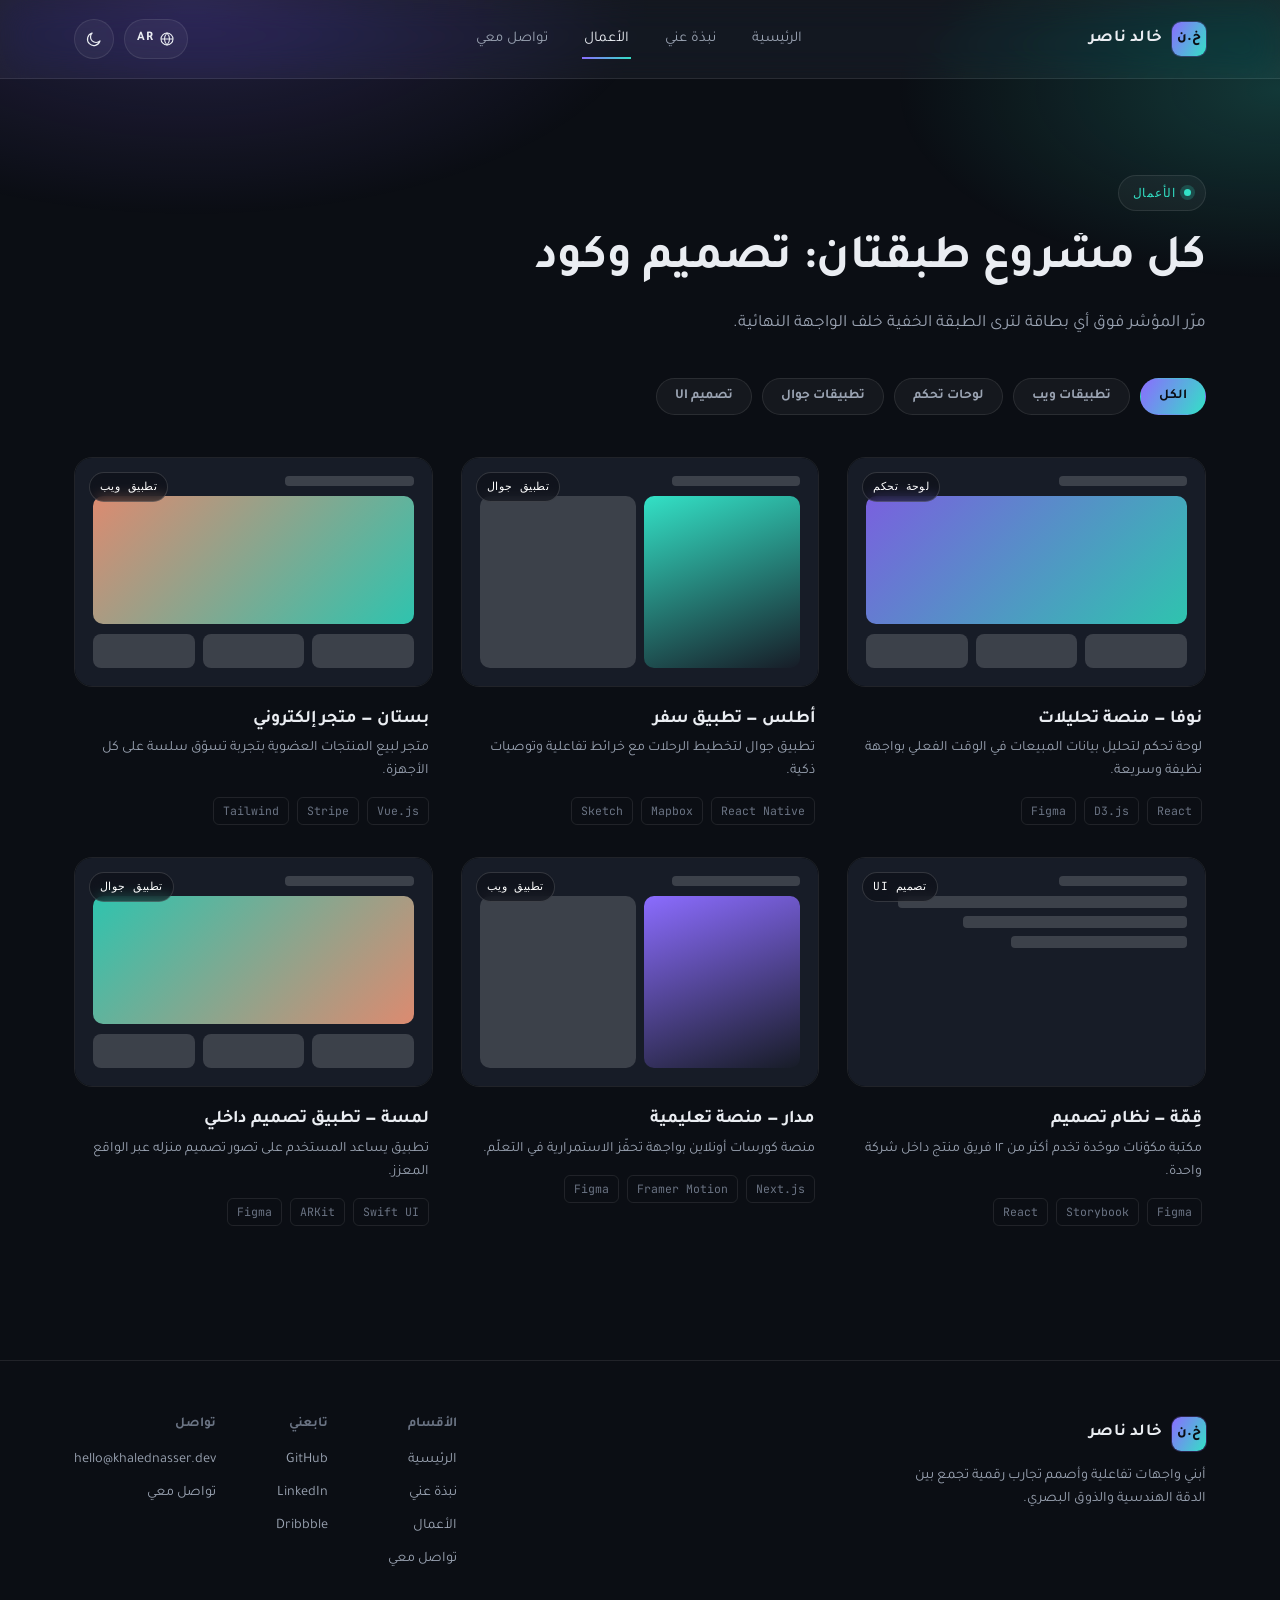
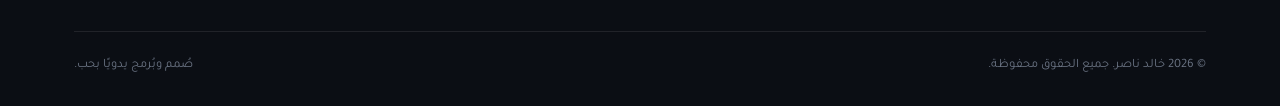
<file: projects.html>
<!DOCTYPE html>
<html lang="ar" dir="rtl">
<head>
<meta charset="UTF-8">
<script>
  (function () {
    var theme = localStorage.getItem('portfolio-theme') || 'dark';
    document.documentElement.setAttribute('data-theme', theme);
    var lang = localStorage.getItem('portfolio-lang') || 'ar';
    var dir = lang === 'ar' ? 'rtl' : 'ltr';
    document.documentElement.setAttribute('lang', lang);
    document.documentElement.setAttribute('dir', dir);
  })();
</script>
<meta name="viewport" content="width=device-width, initial-scale=1.0">
<meta name="theme-color" content="#0B0E14">
<title>الأعمال — خالد ناصر</title>
<meta name="description" content="معرض أعمال خالد ناصر: تطبيقات ويب، لوحات تحكم، تطبيقات جوال، وأنظمة تصميم.">
<link rel="stylesheet" href="style.css">
</head>
<body data-page="projects">

<header class="site-header">
  <div class="container header-inner">
    <a href="index.html" class="brand">
      <span class="brand-mark" data-i18n-initials>خ.ن</span>
      <span data-i18n-name>خالد ناصر</span>
    </a>

    <nav class="main-nav">
      <a href="index.html" data-i18n="nav.home">الرئيسية</a>
      <a href="about.html" data-i18n="nav.about">نبذة عني</a>
      <a href="projects.html" data-i18n="nav.projects">الأعمال</a>
      <a href="contact.html" data-i18n="nav.contact">تواصل معي</a>
    </nav>

    <div class="header-actions">
      <div class="lang-switch">
        <button class="lang-trigger" type="button" aria-haspopup="listbox" aria-expanded="false">
          <svg viewBox="0 0 24 24" fill="none"><circle cx="12" cy="12" r="9" stroke="currentColor" stroke-width="1.6"/><path d="M3 12h18M12 3c2.5 2.7 3.8 6 3.8 9s-1.3 6.3-3.8 9c-2.5-2.7-3.8-6-3.8-9s1.3-6.3 3.8-9Z" stroke="currentColor" stroke-width="1.6"/></svg>
          <span class="lang-current">AR</span>
        </button>
        <ul class="lang-menu" role="listbox">
          <li data-lang="ar" role="option" aria-selected="true">العربية <svg class="check" viewBox="0 0 24 24" fill="none"><path d="M5 13l4 4L19 7" stroke="currentColor" stroke-width="2" stroke-linecap="round" stroke-linejoin="round"/></svg></li>
          <li data-lang="en" role="option" aria-selected="false">English <svg class="check" viewBox="0 0 24 24" fill="none"><path d="M5 13l4 4L19 7" stroke="currentColor" stroke-width="2" stroke-linecap="round" stroke-linejoin="round"/></svg></li>
          <li data-lang="fr" role="option" aria-selected="false">Français <svg class="check" viewBox="0 0 24 24" fill="none"><path d="M5 13l4 4L19 7" stroke="currentColor" stroke-width="2" stroke-linecap="round" stroke-linejoin="round"/></svg></li>
        </ul>
      </div>

      <button class="icon-btn theme-toggle" data-theme-toggle type="button" aria-label="Toggle theme">
        <svg class="sun-icon" viewBox="0 0 24 24" fill="none"><circle cx="12" cy="12" r="4.2" stroke="currentColor" stroke-width="1.6"/><path d="M12 2.5v2.6M12 18.9v2.6M4.2 4.2l1.8 1.8M18 18l1.8 1.8M2.5 12h2.6M18.9 12h2.6M4.2 19.8L6 18M18 6l1.8-1.8" stroke="currentColor" stroke-width="1.6" stroke-linecap="round"/></svg>
        <svg class="moon-icon" viewBox="0 0 24 24" fill="none"><path d="M20 14.5A8.5 8.5 0 1 1 9.5 4a7 7 0 0 0 10.5 10.5Z" stroke="currentColor" stroke-width="1.6" stroke-linejoin="round"/></svg>
      </button>

      <button class="icon-btn nav-burger" type="button" aria-label="Menu">
        <svg viewBox="0 0 24 24" fill="none"><path d="M4 6h16M4 12h16M4 18h16" stroke="currentColor" stroke-width="1.8" stroke-linecap="round"/></svg>
      </button>
    </div>
  </div>
</header>

<main>
  <section class="hero" style="padding-bottom:20px;">
    <div class="container">
      <span class="eyebrow"><span class="dot"></span><span data-i18n="projects.eyebrow">الأعمال</span></span>
      <h1 class="reveal-lines" style="font-size:clamp(1.9rem,4.4vw,3rem);">
        <span class="line"><span class="inner" data-i18n="projects.title">كل مشروع طبقتان: تصميم وكود</span></span>
      </h1>
      <p class="hero-sub reveal" data-i18n="projects.desc">مرّر المؤشر فوق أي بطاقة لترى الطبقة الخفية خلف الواجهة النهائية.</p>
    </div>
  </section>

  <section class="section" style="padding-top:20px;">
    <div class="container">
      <div class="filter-tabs reveal">
        <button class="filter-tab active" data-filter="all" data-i18n="projects.fAll">الكل</button>
        <button class="filter-tab" data-filter="web" data-i18n="projects.fWeb">تطبيقات ويب</button>
        <button class="filter-tab" data-filter="dashboard" data-i18n="projects.fDash">لوحات تحكم</button>
        <button class="filter-tab" data-filter="mobile" data-i18n="projects.fMobile">تطبيقات جوال</button>
        <button class="filter-tab" data-filter="ui" data-i18n="projects.fUi">تصميم UI</button>
      </div>

      <div class="projects-grid" data-stagger>

        <article class="project-card reveal" data-category="dashboard">
          <div class="card-layers">
            <div class="layer layer-code"><pre><code>.hero {
  display: grid;
  backdrop-filter: blur(18px);
}
export const kpi = () => {...}</code></pre></div>
            <div class="layer layer-design" style="--m1:#8B6CFF;--m2:#33E1C6">
              <span class="card-tag" data-i18n="projects.tagDash">لوحة تحكم</span>
              <div class="mock-bar"></div>
              <div class="mock-hero"></div>
              <div class="mock-tiles"><span></span><span></span><span></span></div>
            </div>
          </div>
          <div class="card-body">
            <h3 data-i18n="projects.p1t">نوفا — منصة تحليلات</h3>
            <p data-i18n="projects.p1d">لوحة تحكم لتحليل بيانات المبيعات في الوقت الفعلي بواجهة نظيفة وسريعة.</p>
            <ul class="tech-tags"><li>React</li><li>D3.js</li><li>Figma</li></ul>
          </div>
        </article>

        <article class="project-card reveal" data-category="mobile">
          <div class="card-layers">
            <div class="layer layer-code"><pre><code>const map = new Atlas({
  gestures: true,
  theme: "midnight",
});</code></pre></div>
            <div class="layer layer-design" style="--m1:#33E1C6;--m2:#8B6CFF">
              <span class="card-tag" data-i18n="projects.tagMobile">تطبيق جوال</span>
              <div class="mock-bar"></div>
              <div class="mock-split"><div class="a"></div><div class="b"></div></div>
            </div>
          </div>
          <div class="card-body">
            <h3 data-i18n="projects.p2t">أطلس — تطبيق سفر</h3>
            <p data-i18n="projects.p2d">تطبيق جوال لتخطيط الرحلات مع خرائط تفاعلية وتوصيات ذكية.</p>
            <ul class="tech-tags"><li>React Native</li><li>Mapbox</li><li>Sketch</li></ul>
          </div>
        </article>

        <article class="project-card reveal" data-category="web">
          <div class="card-layers">
            <div class="layer layer-code"><pre><code>&lt;Cart items={items}
  onCheckout={pay} /&gt;
// stripe.confirmPayment()</code></pre></div>
            <div class="layer layer-design" style="--m1:#FF9E7D;--m2:#33E1C6">
              <span class="card-tag" data-i18n="projects.tagWeb">تطبيق ويب</span>
              <div class="mock-bar"></div>
              <div class="mock-hero"></div>
              <div class="mock-tiles"><span></span><span></span><span></span></div>
            </div>
          </div>
          <div class="card-body">
            <h3 data-i18n="projects.p3t">بستان — متجر إلكتروني</h3>
            <p data-i18n="projects.p3d">متجر لبيع المنتجات العضوية بتجربة تسوّق سلسة على كل الأجهزة.</p>
            <ul class="tech-tags"><li>Vue.js</li><li>Stripe</li><li>Tailwind</li></ul>
          </div>
        </article>

        <article class="project-card reveal" data-category="ui">
          <div class="card-layers">
            <div class="layer layer-code"><pre><code>export function Card({ item }) {
  return &lt;Tile data={item} /&gt;;
}
// tokens.spacing.md</code></pre></div>
            <div class="layer layer-design" style="--m1:#FFB86C;--m2:#8B6CFF">
              <span class="card-tag" data-i18n="projects.tagUi">تصميم UI</span>
              <div class="mock-bar"></div>
              <div class="mock-list"><span></span><span></span><span></span></div>
            </div>
          </div>
          <div class="card-body">
            <h3 data-i18n="projects.p4t">قِمّة — نظام تصميم</h3>
            <p data-i18n="projects.p4d">مكتبة مكوّنات موحّدة تخدم أكثر من ١٢ فريق منتج داخل شركة واحدة.</p>
            <ul class="tech-tags"><li>Figma</li><li>Storybook</li><li>React</li></ul>
          </div>
        </article>

        <article class="project-card reveal" data-category="web">
          <div class="card-layers">
            <div class="layer layer-code"><pre><code>const progress = track(user.id);
&lt;ProgressRing value={progress}/&gt;</code></pre></div>
            <div class="layer layer-design" style="--m1:#8B6CFF;--m2:#FF9E7D">
              <span class="card-tag" data-i18n="projects.tagWeb">تطبيق ويب</span>
              <div class="mock-bar"></div>
              <div class="mock-split"><div class="a"></div><div class="b"></div></div>
            </div>
          </div>
          <div class="card-body">
            <h3 data-i18n="projects.p5t">مدار — منصة تعليمية</h3>
            <p data-i18n="projects.p5d">منصة كورسات أونلاين بواجهة تحفّز الاستمرارية في التعلّم.</p>
            <ul class="tech-tags"><li>Next.js</li><li>Framer Motion</li><li>Figma</li></ul>
          </div>
        </article>

        <article class="project-card reveal" data-category="mobile">
          <div class="card-layers">
            <div class="layer layer-code"><pre><code>ARSceneView.render(model)
  .onTap(placeFurniture)</code></pre></div>
            <div class="layer layer-design" style="--m1:#33E1C6;--m2:#FF9E7D">
              <span class="card-tag" data-i18n="projects.tagMobile">تطبيق جوال</span>
              <div class="mock-bar"></div>
              <div class="mock-hero"></div>
              <div class="mock-tiles"><span></span><span></span><span></span></div>
            </div>
          </div>
          <div class="card-body">
            <h3 data-i18n="projects.p6t">لمسة — تطبيق تصميم داخلي</h3>
            <p data-i18n="projects.p6d">تطبيق يساعد المستخدم على تصور تصميم منزله عبر الواقع المعزز.</p>
            <ul class="tech-tags"><li>Swift UI</li><li>ARKit</li><li>Figma</li></ul>
          </div>
        </article>

      </div>
    </div>
  </section>
</main>

<footer class="site-footer">
  <div class="container">
    <div class="footer-top">
      <div class="footer-brand">
        <a href="index.html" class="brand">
          <span class="brand-mark" data-i18n-initials>خ.ن</span>
          <span data-i18n-name>خالد ناصر</span>
        </a>
        <p data-i18n="footer.tagline">أبني واجهات تفاعلية وأصمم تجارب رقمية تجمع بين الدقة الهندسية والذوق البصري.</p>
      </div>
      <div class="footer-links">
        <div class="footer-col">
          <h4 data-i18n="footer.colNav">الأقسام</h4>
          <a href="index.html" data-i18n="nav.home">الرئيسية</a>
          <a href="about.html" data-i18n="nav.about">نبذة عني</a>
          <a href="projects.html" data-i18n="nav.projects">الأعمال</a>
          <a href="contact.html" data-i18n="nav.contact">تواصل معي</a>
        </div>
        <div class="footer-col">
          <h4 data-i18n="footer.colSocial">تابعني</h4>
          <a href="https://github.com/" target="_blank" rel="noopener">GitHub</a>
          <a href="https://linkedin.com/" target="_blank" rel="noopener">LinkedIn</a>
          <a href="https://dribbble.com/" target="_blank" rel="noopener">Dribbble</a>
        </div>
        <div class="footer-col">
          <h4 data-i18n="footer.colContact">تواصل</h4>
          <a href="mailto:hello@khalednasser.dev">hello@khalednasser.dev</a>
          <a href="contact.html" data-i18n="nav.contact">تواصل معي</a>
        </div>
      </div>
    </div>
    <div class="footer-bottom">
      <span>© 2026 <span data-i18n-name>خالد ناصر</span>. <span data-i18n="footer.rights">جميع الحقوق محفوظة.</span></span>
      <span data-i18n="footer.built">صُمم وبُرمج يدويًا بحب.</span>
    </div>
  </div>
</footer>

<script src="i18n.js"></script>
<script src="app.js"></script>
</body>
</html>
</file>
<file: style.css>
/* =========================================================================
   خالد ناصر — Portfolio
   Design language: "Atelier Rqmy" (الاستوديو الرقمي)
   Duotone violet/teal on ink-indigo dark, porcelain light.
   Signature element: layered "peel" project cards — design layer over code layer.
   ========================================================================= */

@import url('https://fonts.googleapis.com/css2?family=Space+Grotesk:wght@400;500;600;700&family=Inter:wght@400;500;600&family=Tajawal:wght@400;500;700;800&family=JetBrains+Mono:wght@400;500&display=swap');

/* ---------- Design tokens ---------- */
:root{
  --bg: #0B0E14;
  --bg-elevated: #12161F;
  --bg-elevated-2: #171C27;
  --text: #EAEDF2;
  --text-muted: #9AA3B2;
  --text-faint: #6A7383;
  --accent: #8B6CFF;
  --accent-soft: #8B6CFF33;
  --accent-2: #33E1C6;
  --accent-2-soft: #33E1C633;
  --border: rgba(255,255,255,0.09);
  --border-strong: rgba(255,255,255,0.16);
  --glass-bg: rgba(255,255,255,0.045);
  --glass-bg-strong: rgba(255,255,255,0.07);
  --glass-blur: 18px;
  --shadow-soft: 0 20px 60px -20px rgba(0,0,0,0.55);
  --shadow-glow: 0 0 0 1px rgba(139,108,255,0.25), 0 20px 50px -15px rgba(139,108,255,0.35);
  --radius-sm: 10px;
  --radius-md: 18px;
  --radius-lg: 28px;
  --gradient-brand: linear-gradient(120deg, var(--accent), var(--accent-2));
  --font-display-latin: 'Space Grotesk', 'Tajawal', sans-serif;
  --font-body-latin: 'Inter', 'Tajawal', sans-serif;
  --font-arabic: 'Tajawal', sans-serif;
  --font-mono: 'JetBrains Mono', monospace;
  --ease: cubic-bezier(.22,1,.36,1);
  --container-w: 1180px;
}

[data-theme="light"]{
  --bg: #F6F4EF;
  --bg-elevated: #FFFFFF;
  --bg-elevated-2: #FBFAF7;
  --text: #14161C;
  --text-muted: #565D6B;
  --text-faint: #868D99;
  --accent: #6A46E0;
  --accent-soft: #6A46E022;
  --accent-2: #0AA98C;
  --accent-2-soft: #0AA98C22;
  --border: rgba(20,22,28,0.10);
  --border-strong: rgba(20,22,28,0.18);
  --glass-bg: rgba(255,255,255,0.55);
  --glass-bg-strong: rgba(255,255,255,0.75);
  --shadow-soft: 0 20px 60px -25px rgba(20,20,30,0.25);
  --shadow-glow: 0 0 0 1px rgba(106,70,224,0.18), 0 20px 50px -18px rgba(106,70,224,0.28);
}

/* ---------- Reset ---------- */
*, *::before, *::after{ box-sizing: border-box; }
html{ scroll-behavior: smooth; }
body{
  margin:0;
  background: var(--bg);
  color: var(--text);
  font-family: var(--font-body-latin);
  line-height: 1.6;
  -webkit-font-smoothing: antialiased;
  transition: background .4s var(--ease), color .4s var(--ease);
  overflow-x: hidden;
}
:lang(ar) body, [dir="rtl"] body{ font-family: var(--font-arabic); }
h1,h2,h3,h4{ font-family: var(--font-display-latin); font-weight: 600; line-height: 1.15; margin: 0; }
:lang(ar) h1, :lang(ar) h2, :lang(ar) h3, :lang(ar) h4,
[dir="rtl"] h1, [dir="rtl"] h2, [dir="rtl"] h3, [dir="rtl"] h4{ font-family: var(--font-arabic); font-weight: 700; }
p{ margin: 0; color: var(--text-muted); }
a{ color: inherit; text-decoration: none; }
ul{ list-style: none; margin:0; padding:0; }
button{ font-family: inherit; cursor: pointer; }
img{ max-width: 100%; display:block; }
::selection{ background: var(--accent); color:#fff; }

.container{ max-width: var(--container-w); margin-inline: auto; padding-inline: 24px; }

/* subtle ambient background texture */
body::before{
  content:"";
  position: fixed; inset: 0;
  background:
    radial-gradient(60% 40% at 15% 0%, var(--accent-soft), transparent 60%),
    radial-gradient(50% 35% at 100% 10%, var(--accent-2-soft), transparent 60%);
  pointer-events: none;
  z-index: 0;
}
header, main, footer{ position: relative; z-index: 1; }

/* focus visibility */
a:focus-visible, button:focus-visible, input:focus-visible, textarea:focus-visible{
  outline: 2px solid var(--accent);
  outline-offset: 3px;
  border-radius: 4px;
}

@media (prefers-reduced-motion: reduce){
  *{ animation-duration: .001ms !important; animation-iteration-count: 1 !important; transition-duration: .001ms !important; scroll-behavior: auto !important; }
}

/* ---------- Glass utility ---------- */
.glass{
  background: var(--glass-bg);
  backdrop-filter: blur(var(--glass-blur)) saturate(140%);
  -webkit-backdrop-filter: blur(var(--glass-blur)) saturate(140%);
  border: 1px solid var(--border);
}

/* ---------- Header ---------- */
.site-header{
  position: sticky; top: 0; z-index: 50;
  background: var(--glass-bg);
  backdrop-filter: blur(16px) saturate(160%);
  -webkit-backdrop-filter: blur(16px) saturate(160%);
  border-bottom: 1px solid var(--border);
}
.header-inner{
  display:flex; align-items:center; justify-content:space-between;
  height: 78px;
  gap: 20px;
}
.brand{ display:flex; align-items:center; gap:10px; font-family: var(--font-display-latin); font-weight:700; font-size: 1.05rem; letter-spacing: .2px; }
:lang(ar) .brand, [dir="rtl"] .brand{ font-family: var(--font-arabic); }
.brand-mark{
  width: 34px; height: 34px; border-radius: 9px;
  background: var(--gradient-brand);
  display:flex; align-items:center; justify-content:center;
  color:#0B0E14; font-weight:800; font-size: .85rem;
  box-shadow: var(--shadow-glow);
}
.main-nav{ display:flex; align-items:center; gap: 32px; }
.main-nav a{
  font-size: .93rem; color: var(--text-muted); position: relative; padding: 6px 2px;
  transition: color .25s var(--ease);
}
.main-nav a::after{
  content:""; position:absolute; left:0; right:0; bottom:-2px; height:2px;
  background: var(--gradient-brand); transform: scaleX(0); transform-origin: left;
  transition: transform .3s var(--ease);
}
[dir="rtl"] .main-nav a::after{ transform-origin: right; }
.main-nav a:hover, .main-nav a.active{ color: var(--text); }
.main-nav a:hover::after, .main-nav a.active::after{ transform: scaleX(1); }

.header-actions{ display:flex; align-items:center; gap: 10px; }

.icon-btn{
  width: 40px; height: 40px; border-radius: 50%;
  display:flex; align-items:center; justify-content:center;
  border: 1px solid var(--border); background: var(--glass-bg);
  color: var(--text); transition: border-color .25s, transform .25s var(--ease), background .25s;
}
.icon-btn:hover{ border-color: var(--border-strong); transform: translateY(-2px); }
.icon-btn svg{ width: 18px; height: 18px; }

.theme-toggle .sun-icon, .theme-toggle .moon-icon{ display:none; }
[data-theme="dark"] .theme-toggle .moon-icon{ display:block; }
[data-theme="light"] .theme-toggle .sun-icon{ display:block; }

/* language switcher — vertical dropdown */
.lang-switch{ position: relative; }
.lang-trigger{
  display:flex; align-items:center; gap:6px;
  height: 40px; padding: 0 12px; border-radius: 20px;
  border: 1px solid var(--border); background: var(--glass-bg); color: var(--text);
  font-size: .82rem; font-weight: 600;
}
.lang-trigger svg{ width:16px; height:16px; }
.lang-current{ letter-spacing:.5px; }
.lang-menu{
  position:absolute; top: calc(100% + 10px); inset-inline-end: 0;
  display:flex; flex-direction:column;
  min-width: 168px;
  background: var(--bg-elevated); border: 1px solid var(--border);
  border-radius: var(--radius-sm); box-shadow: var(--shadow-soft);
  overflow:hidden; padding: 6px;
  opacity:0; visibility:hidden; transform: translateY(-8px);
  transition: opacity .22s var(--ease), transform .22s var(--ease), visibility .22s;
}
.lang-switch.open .lang-menu{ opacity:1; visibility:visible; transform: translateY(0); }
.lang-menu li{
  display:flex; align-items:center; justify-content:space-between;
  padding: 10px 12px; border-radius: 8px; font-size: .88rem; color: var(--text-muted);
  transition: background .2s, color .2s;
}
.lang-menu li:hover{ background: var(--glass-bg-strong); color: var(--text); cursor:pointer; }
.lang-menu li[aria-selected="true"]{ color: var(--text); font-weight:600; }
.lang-menu li .check{ opacity:0; width:14px; height:14px; }
.lang-menu li[aria-selected="true"] .check{ opacity:1; color: var(--accent-2); }

.nav-burger{ display:none; }

/* ---------- Buttons ---------- */
.btn{
  display:inline-flex; align-items:center; justify-content:center; gap: 8px;
  padding: 13px 26px; border-radius: 999px; font-size: .92rem; font-weight: 600;
  border: 1px solid transparent; transition: transform .25s var(--ease), box-shadow .25s var(--ease), background .25s, border-color .25s;
  white-space: nowrap;
}
.btn-primary{ background: var(--gradient-brand); color: #0B0E14; box-shadow: var(--shadow-glow); }
.btn-primary:hover{ transform: translateY(-3px); }
.btn-ghost{ border-color: var(--border-strong); color: var(--text); background: var(--glass-bg); }
.btn-ghost:hover{ border-color: var(--accent); transform: translateY(-3px); }
.btn svg{ width:16px; height:16px; }

/* ---------- Reveal line animation (signature text choreography) ---------- */
.reveal-lines .line{ display:block; overflow: hidden; }
.reveal-lines .line .inner{
  display:block; transform: translateY(110%);
  transition: transform .85s var(--ease);
  transition-delay: calc(var(--i, 0) * 90ms);
}
.reveal-lines.in-view .line .inner{ transform: translateY(0); }

.reveal{
  opacity: 0; transform: translateY(26px);
  transition: opacity .7s var(--ease), transform .7s var(--ease);
  transition-delay: calc(var(--i, 0) * 70ms);
}
.reveal.in-view{ opacity: 1; transform: translateY(0); }

/* ---------- Hero ---------- */
.hero{ padding: 96px 0 60px; }
.hero-grid{ display:grid; grid-template-columns: 1fr; gap: 40px; }
.eyebrow{
  display:inline-flex; align-items:center; gap:8px;
  font-family: var(--font-mono); font-size: .78rem; letter-spacing: .06em;
  color: var(--accent-2); text-transform: uppercase;
  padding: 7px 14px; border-radius: 999px; border: 1px solid var(--border); background: var(--glass-bg);
  margin-bottom: 22px;
}
.eyebrow .dot{ width:7px; height:7px; border-radius:50%; background: var(--accent-2); box-shadow: 0 0 0 4px var(--accent-2-soft); }
.hero h1{ font-size: clamp(2.3rem, 6vw, 4.1rem); letter-spacing: -0.01em; }
.hero h1 .accent-word{ background: var(--gradient-brand); -webkit-background-clip: text; background-clip: text; color: transparent; }
.hero-sub{ max-width: 620px; margin-top: 22px; font-size: 1.08rem; }
.hero-cta{ display:flex; flex-wrap: wrap; gap: 14px; margin-top: 34px; }

.hero-stats{
  margin-top: 64px; display:grid; grid-template-columns: repeat(4,1fr); gap: 1px;
  border-radius: var(--radius-md); overflow:hidden; border: 1px solid var(--border);
}
.hero-stats .stat{
  background: var(--glass-bg); padding: 22px 18px; text-align:center;
}
.hero-stats .stat b{ display:block; font-family: var(--font-display-latin); font-size: 1.8rem; background: var(--gradient-brand); -webkit-background-clip:text; background-clip:text; color:transparent; }
.hero-stats .stat span{ font-size: .78rem; color: var(--text-faint); }

/* ---------- Section shell ---------- */
.section{ padding: 90px 0; }
.section-head{ max-width: 640px; margin-bottom: 52px; }
.section-head .eyebrow{ margin-bottom: 16px; }
.section-head h2{ font-size: clamp(1.7rem, 3.4vw, 2.5rem); }
.section-head p{ margin-top: 14px; font-size: 1.02rem; }
.section-alt{ background: var(--bg-elevated); border-top: 1px solid var(--border); border-bottom: 1px solid var(--border); }

/* ---------- Service cards ---------- */
.services-grid{ display:grid; grid-template-columns: repeat(3, 1fr); gap: 22px; }
.service-card{
  padding: 32px 26px; border-radius: var(--radius-md);
  transition: transform .35s var(--ease), border-color .35s;
}
.service-card:hover{ transform: translateY(-6px); border-color: var(--border-strong); }
.service-icon{
  width: 48px; height: 48px; border-radius: 14px;
  display:flex; align-items:center; justify-content:center; margin-bottom: 20px;
  background: linear-gradient(135deg, var(--accent-soft), var(--accent-2-soft));
  color: var(--accent);
}
.service-icon svg{ width: 24px; height: 24px; }
.service-card h3{ font-size: 1.18rem; margin-bottom: 10px; }
.service-card p{ font-size: .93rem; }

/* ---------- Process timeline (numbered — a genuine sequence) ---------- */
.process{ display:grid; grid-template-columns: repeat(4, 1fr); gap: 22px; counter-reset: step; }
.process-step{ position: relative; padding-top: 46px; }
.process-step::before{
  counter-increment: step; content: counter(step, decimal-leading-zero);
  font-family: var(--font-mono); font-size: .85rem; color: var(--accent-2);
  position:absolute; top:0; left:0; letter-spacing: .05em;
}
[dir="rtl"] .process-step::before{ left:auto; right:0; }
.process-step h4{ font-size: 1.05rem; margin-bottom: 8px; }
.process-step p{ font-size: .9rem; }
.process-step::after{
  content:""; position:absolute; top: 8px; left:0; right: 0; height:1px; background: var(--border);
}

/* ---------- Project grid + layered peel cards ---------- */
.filter-tabs{ display:flex; flex-wrap:wrap; gap: 10px; margin-bottom: 42px; }
.filter-tab{
  padding: 9px 18px; border-radius: 999px; font-size: .85rem; font-weight:600;
  border: 1px solid var(--border); color: var(--text-muted); background: var(--glass-bg);
  transition: all .25s var(--ease);
}
.filter-tab:hover{ color: var(--text); }
.filter-tab.active{ color: #0B0E14; background: var(--gradient-brand); border-color: transparent; }

.projects-grid{ display:grid; grid-template-columns: repeat(3, 1fr); gap: 28px; }
.project-card{ transition: opacity .35s var(--ease), transform .35s var(--ease); }
.project-card.hidden{ display:none; }

.card-layers{
  position: relative; height: 230px; border-radius: var(--radius-md); overflow: hidden;
  border: 1px solid var(--border);
}
.layer{ position:absolute; inset:0; transition: transform .5s var(--ease), opacity .5s var(--ease); }
.layer-code{
  background: #0B0E14; color: #B7F5E8; font-family: var(--font-mono); font-size: .72rem;
  padding: 20px; opacity: .9;
}
.layer-code pre{ margin:0; white-space: pre-wrap; opacity:.55; }
.layer-design{
  background: var(--bg-elevated-2);
  padding: 18px; display:flex; flex-direction:column; gap: 10px;
}
.card-layers:hover .layer-design{ transform: translateY(-14px) rotate(-1deg); }
.card-layers:hover .layer-code{ opacity: 1; }

.mock-bar{ height: 10px; border-radius: 4px; background: var(--border-strong); width: 40%; }
.mock-hero{ flex:1; border-radius: 10px; background: linear-gradient(135deg, var(--m1, var(--accent)), var(--m2, var(--accent-2))); opacity:.85; }
.mock-tiles{ display:flex; gap: 8px; }
.mock-tiles span{ flex:1; height: 34px; border-radius: 8px; background: var(--border-strong); }
.mock-list{ display:flex; flex-direction:column; gap:8px; flex:1; }
.mock-list span{ height: 12px; border-radius:4px; background: var(--border-strong); }
.mock-list span:nth-child(1){ width: 90%; }
.mock-list span:nth-child(2){ width: 70%; }
.mock-list span:nth-child(3){ width: 55%; }
.mock-split{ display:flex; gap:8px; flex:1; }
.mock-split > div{ flex:1; border-radius: 10px; }
.mock-split .a{ background: linear-gradient(160deg, var(--m1, var(--accent)), transparent); }
.mock-split .b{ background: var(--border-strong); }

.card-tag{
  position:absolute; top:14px; inset-inline-end:14px; z-index:2;
  font-size: .7rem; font-family: var(--font-mono); letter-spacing:.04em;
  padding: 5px 10px; border-radius: 999px; background: rgba(11,14,20,0.55); color:#fff;
  border: 1px solid rgba(255,255,255,0.15); backdrop-filter: blur(6px);
}

.card-body{ padding: 22px 4px 4px; }
.card-body h3{ font-size: 1.12rem; margin-bottom: 8px; }
.card-body p{ font-size: .89rem; }
.tech-tags{ display:flex; flex-wrap:wrap; gap: 8px; margin-top: 14px; }
.tech-tags li{
  font-size: .72rem; font-family: var(--font-mono); color: var(--text-faint);
  padding: 4px 9px; border-radius: 6px; border: 1px solid var(--border);
}

/* ---------- CTA banner ---------- */
.cta-banner{
  border-radius: var(--radius-lg); padding: 64px 48px; text-align:center;
  background: linear-gradient(135deg, var(--accent-soft), var(--accent-2-soft));
  border: 1px solid var(--border);
}
.cta-banner h2{ font-size: clamp(1.6rem, 4vw, 2.6rem); margin-bottom: 18px; }
.cta-banner p{ max-width: 520px; margin-inline:auto; }
.cta-banner .btn{ margin-top: 30px; }

/* ---------- About page ---------- */
.about-hero{ display:grid; grid-template-columns: 320px 1fr; gap: 56px; align-items:center; padding: 70px 0 20px; }
.avatar-shape{
  position: relative; width: 100%; aspect-ratio: 1; border-radius: 34% 66% 62% 38% / 40% 42% 58% 60%;
  background: linear-gradient(145deg, var(--accent), var(--accent-2));
  box-shadow: var(--shadow-glow);
  display:flex; align-items:center; justify-content:center;
  animation: blob 10s ease-in-out infinite;
}
.avatar-shape span{ font-family: var(--font-display-latin); font-size: 3rem; font-weight:700; color:#0B0E14; }
@keyframes blob{
  0%,100%{ border-radius: 34% 66% 62% 38% / 40% 42% 58% 60%; }
  50%{ border-radius: 58% 42% 40% 60% / 62% 38% 62% 38%; }
}

.skills-groups{ display:grid; grid-template-columns: repeat(3,1fr); gap: 26px; }
.skill-group h3{ font-size: 1.02rem; margin-bottom: 18px; display:flex; align-items:center; gap:8px; }
.skill-group h3::before{ content:""; width:8px; height:8px; border-radius:50%; background: var(--gradient-brand); }
.skill-chips{ display:flex; flex-wrap:wrap; gap: 10px; }
.skill-chip{
  font-size: .84rem; padding: 8px 14px; border-radius: 10px; border: 1px solid var(--border);
  background: var(--glass-bg); position:relative; color: var(--text-muted);
}
.skill-chip[data-level="high"]{ color: var(--text); box-shadow: inset 0 0 0 1px var(--accent-soft); }
.skill-chip[data-level="high"]::after{ content:""; position:absolute; inset-inline-end:-1px; top:-1px; width:8px; height:8px; border-radius:50%; background: var(--accent-2); box-shadow: 0 0 8px var(--accent-2); }

.timeline{ position:relative; padding-inline-start: 28px; border-inline-start: 1px solid var(--border); }
[dir="rtl"] .timeline{ padding-inline-start: 28px; }
.timeline-item{ position:relative; padding-bottom: 44px; }
.timeline-item:last-child{ padding-bottom:0; }
.timeline-item::before{
  content:""; position:absolute; inset-inline-start: -33px; top:4px;
  width: 11px; height:11px; border-radius:50%; background: var(--bg);
  border: 2px solid var(--accent-2);
}
.timeline-year{ font-family: var(--font-mono); font-size: .78rem; color: var(--accent-2); margin-bottom: 6px; display:block; }
.timeline-item h4{ font-size: 1.08rem; margin-bottom: 6px; }
.timeline-item .role-org{ font-size: .85rem; color: var(--text-faint); margin-bottom: 10px; display:block; }
.timeline-item p{ font-size: .92rem; max-width: 560px; }

/* ---------- Contact page ---------- */
.contact-grid{ display:grid; grid-template-columns: 0.9fr 1.1fr; gap: 40px; align-items:start; }
.contact-info-card{ padding: 34px; border-radius: var(--radius-md); }
.contact-info-card h3{ font-size: 1.2rem; margin-bottom: 22px; }
.contact-line{ display:flex; align-items:center; gap: 12px; padding: 12px 0; border-top: 1px solid var(--border); font-size: .92rem; }
.contact-line:first-of-type{ border-top:none; }
.contact-line .ic{ width: 36px; height:36px; border-radius: 10px; display:flex; align-items:center; justify-content:center; background: var(--accent-soft); color: var(--accent); flex-shrink:0; }
.contact-line .ic svg{ width:16px; height:16px; }
.social-row{ display:flex; gap: 10px; margin-top: 24px; }

.form-card{ padding: 34px; border-radius: var(--radius-md); }
.field{ margin-bottom: 20px; }
.field label{ display:block; font-size: .82rem; color: var(--text-faint); margin-bottom: 8px; }
.field input, .field textarea{
  width: 100%; padding: 13px 16px; border-radius: 10px; border: 1px solid var(--border);
  background: var(--bg); color: var(--text); font-family: inherit; font-size: .93rem;
  transition: border-color .25s;
}
.field input:focus, .field textarea:focus{ border-color: var(--accent); outline:none; }
.field-row{ display:grid; grid-template-columns: 1fr 1fr; gap: 16px; }
.form-note{ font-size: .8rem; color: var(--text-faint); margin-top: 14px; }
.form-success{
  display:none; align-items:center; gap:10px; padding: 14px 16px; border-radius: 10px;
  background: var(--accent-2-soft); color: var(--accent-2); font-size: .88rem; margin-bottom: 20px;
}
.form-success.show{ display:flex; }
.form-success svg{ width:18px; height:18px; flex-shrink:0; }

/* ---------- Footer ---------- */
.site-footer{ border-top: 1px solid var(--border); padding: 56px 0 30px; margin-top: 40px; }
.footer-top{ display:flex; justify-content:space-between; align-items:flex-start; gap: 40px; flex-wrap:wrap; }
.footer-brand p{ max-width: 320px; margin-top: 14px; font-size: .9rem; }
.footer-links{ display:flex; gap: 60px; flex-wrap:wrap; }
.footer-col h4{ font-size: .85rem; margin-bottom: 16px; color: var(--text-faint); font-weight:600; }
.footer-col a{ display:block; font-size: .9rem; color: var(--text-muted); margin-bottom: 10px; transition: color .2s; }
.footer-col a:hover{ color: var(--accent-2); }
.footer-bottom{ margin-top: 50px; padding-top: 24px; border-top: 1px solid var(--border); display:flex; justify-content:space-between; flex-wrap:wrap; gap: 12px; font-size: .8rem; color: var(--text-faint); }

/* ---------- Responsive ---------- */
@media (max-width: 960px){
  .services-grid{ grid-template-columns: 1fr; }
  .process{ grid-template-columns: repeat(2,1fr); }
  .projects-grid{ grid-template-columns: repeat(2,1fr); }
  .about-hero{ grid-template-columns: 1fr; }
  .avatar-shape{ max-width: 220px; margin-inline:auto; }
  .skills-groups{ grid-template-columns: 1fr 1fr; }
  .contact-grid{ grid-template-columns: 1fr; }
  .hero-stats{ grid-template-columns: repeat(2,1fr); }
}
@media (max-width: 720px){
  .main-nav{
    position: fixed; inset-inline: 0; top: 78px; max-height: calc(100dvh - 78px);
    width: 100%; background: var(--bg-elevated); border-top: 1px solid var(--border);
    flex-direction:column; align-items:stretch; padding: 10px 24px 20px; gap: 4px;
    overflow-y: auto; box-shadow: var(--shadow-soft);
    opacity: 0; visibility: hidden; pointer-events: none; transform: translateY(-12px);
    transition: opacity .3s var(--ease), transform .3s var(--ease), visibility .3s;
  }
  .main-nav.open{ opacity: 1; visibility: visible; pointer-events: auto; transform: translateY(0); }
  .main-nav a{ padding: 14px 2px; border-bottom: 1px solid var(--border); width: 100%; }
  .main-nav a:last-child{ border-bottom: none; }
  .nav-burger{ display:flex; }
  .process{ grid-template-columns: 1fr; }
  .projects-grid{ grid-template-columns: 1fr; }
  .skills-groups{ grid-template-columns: 1fr; }
  .field-row{ grid-template-columns: 1fr; }
  .hero{ padding: 60px 0 40px; }
  .section{ padding: 60px 0; }
}
</file>
